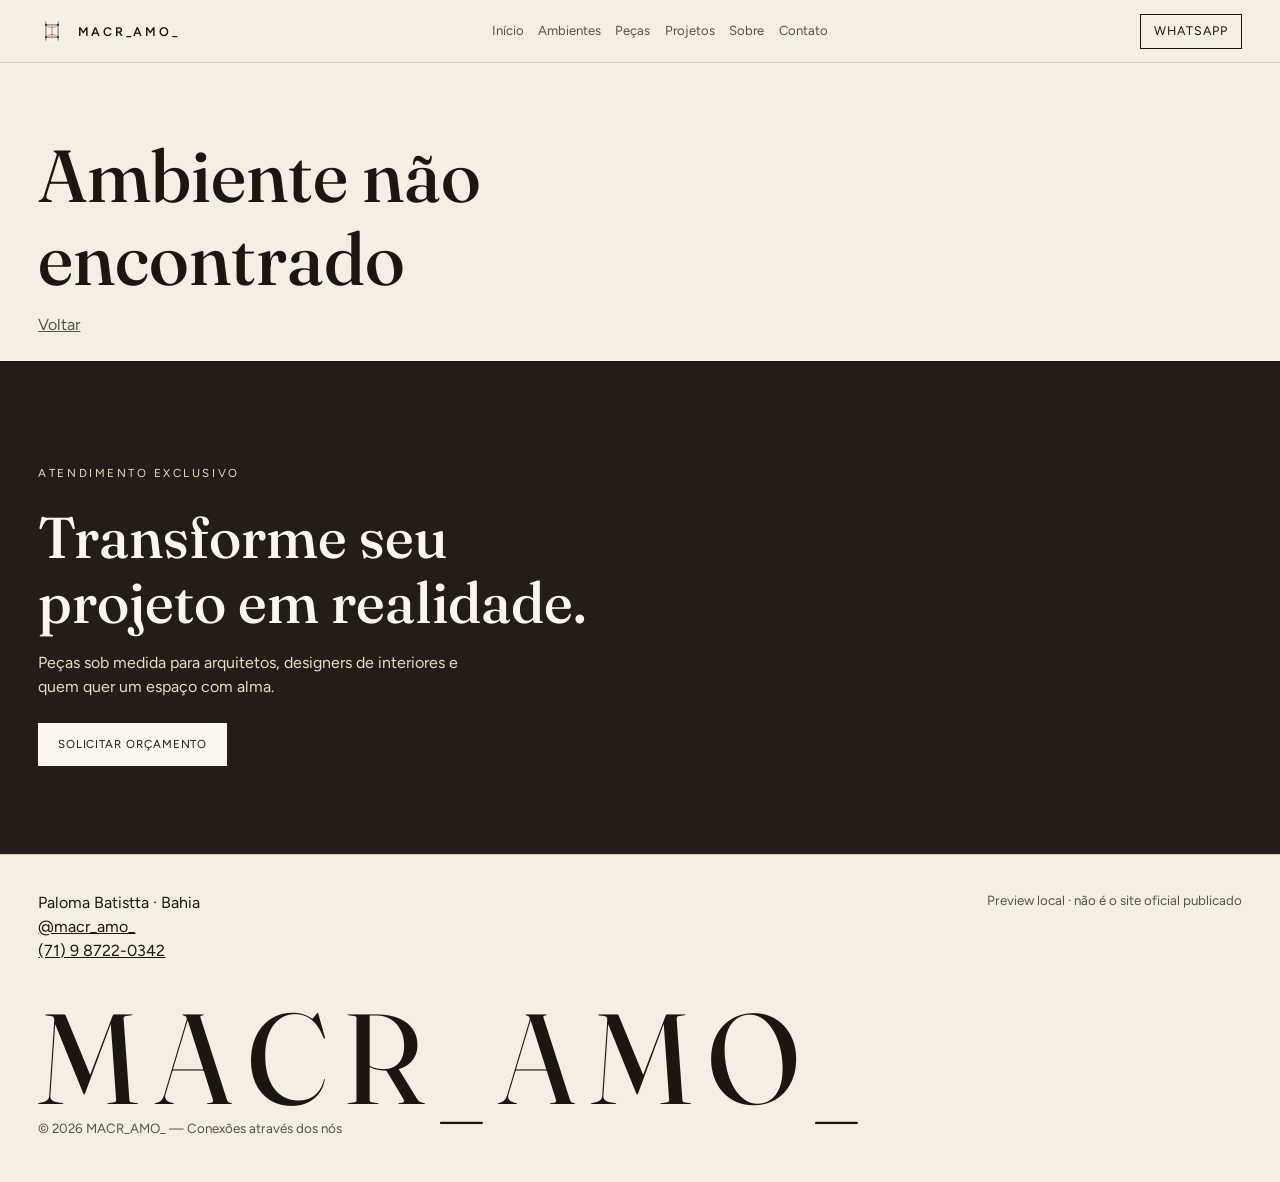
<file: ambiente.html>
<!doctype html>
<html lang="pt-BR">
<head>
  <meta charset="utf-8">
  <meta name="viewport" content="width=device-width, initial-scale=1">
  <title>Ambiente · MACR_AMO_</title>
  <link rel="icon" href="assets/brand/mark.svg">
  <link rel="preconnect" href="https://fonts.googleapis.com">
  <link rel="preconnect" href="https://fonts.gstatic.com" crossorigin>
  <link href="https://fonts.googleapis.com/css2?family=Figtree:wght@400;500;600&family=Fraunces:ital,opsz,wght@0,9..144,500;0,9..144,600;1,9..144,500&display=swap" rel="stylesheet">
  <link rel="stylesheet" href="css/main.css">
</head>
<body data-page="ambiente">
  <div id="app"></div>
  <script src="js/data.js"></script>
  <script src="js/core.js"></script>
  <script src="js/pages.js"></script>
</body>
</html>
</file>
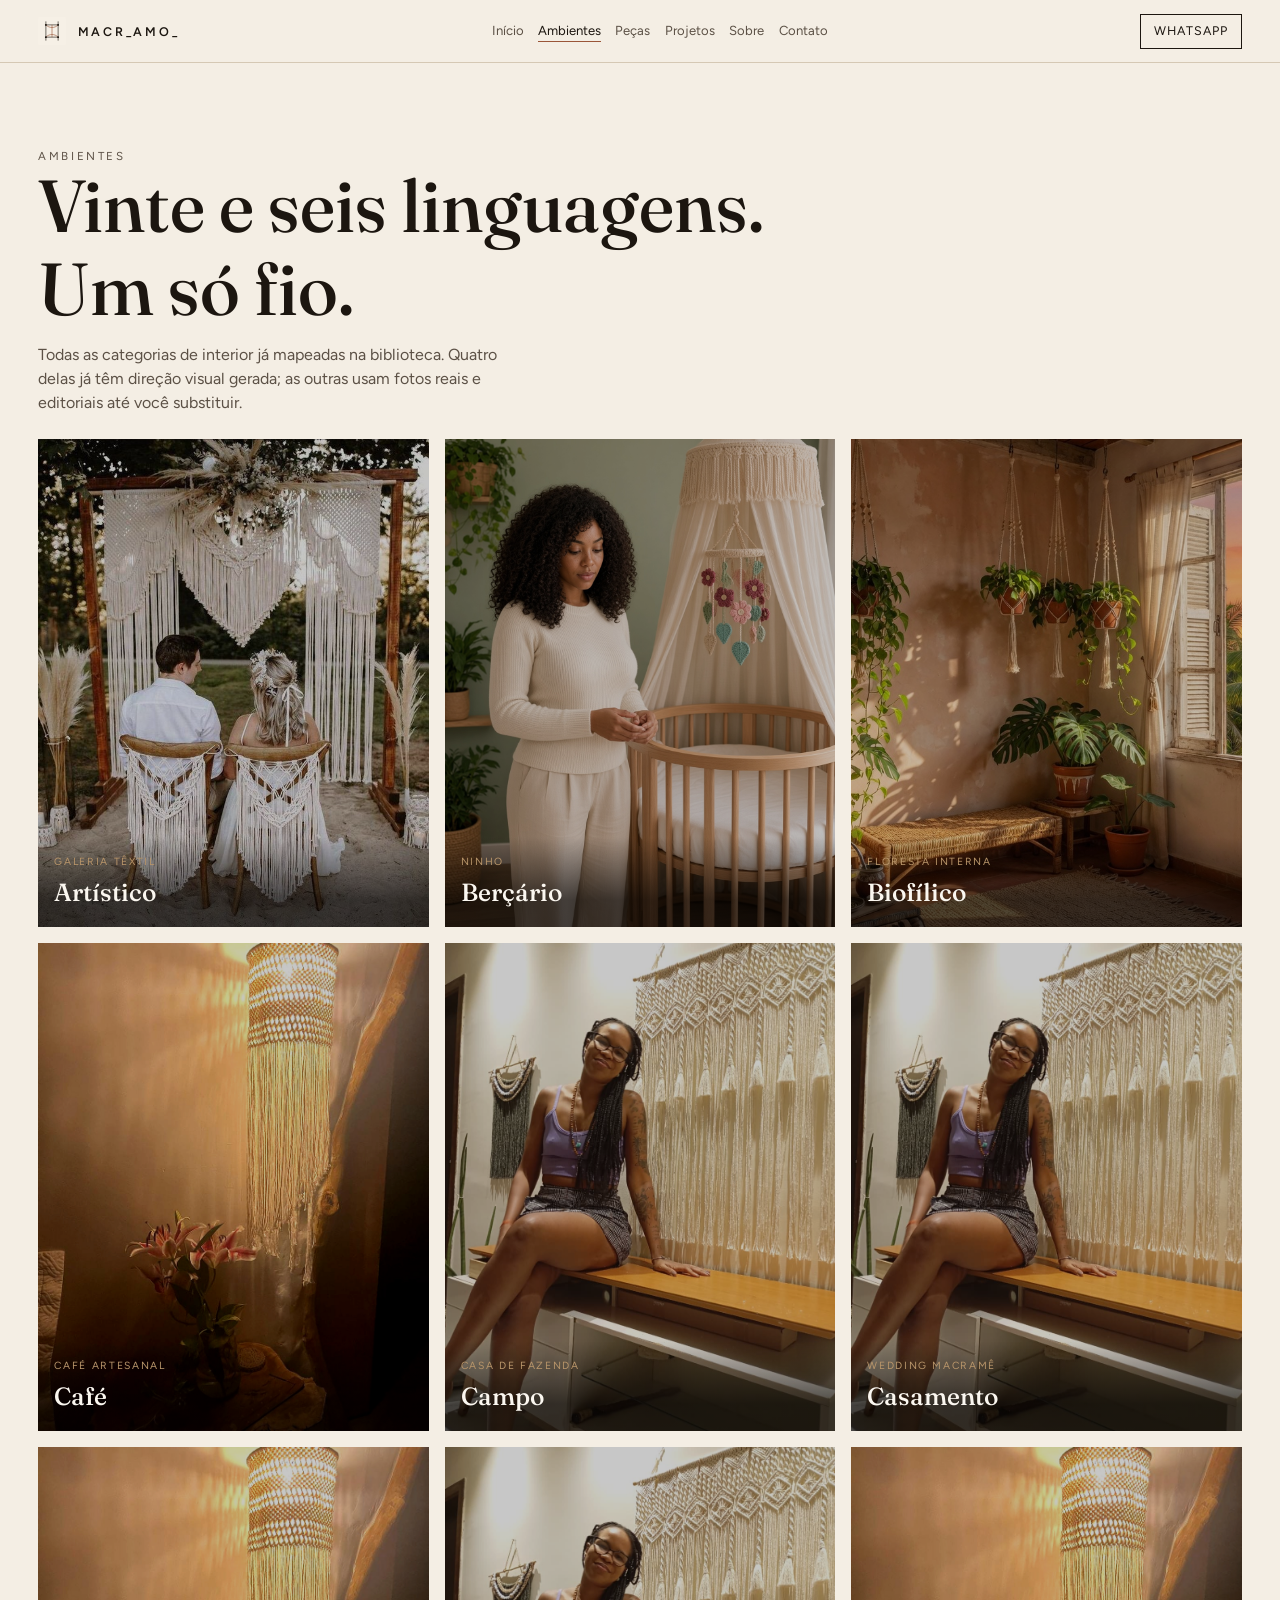
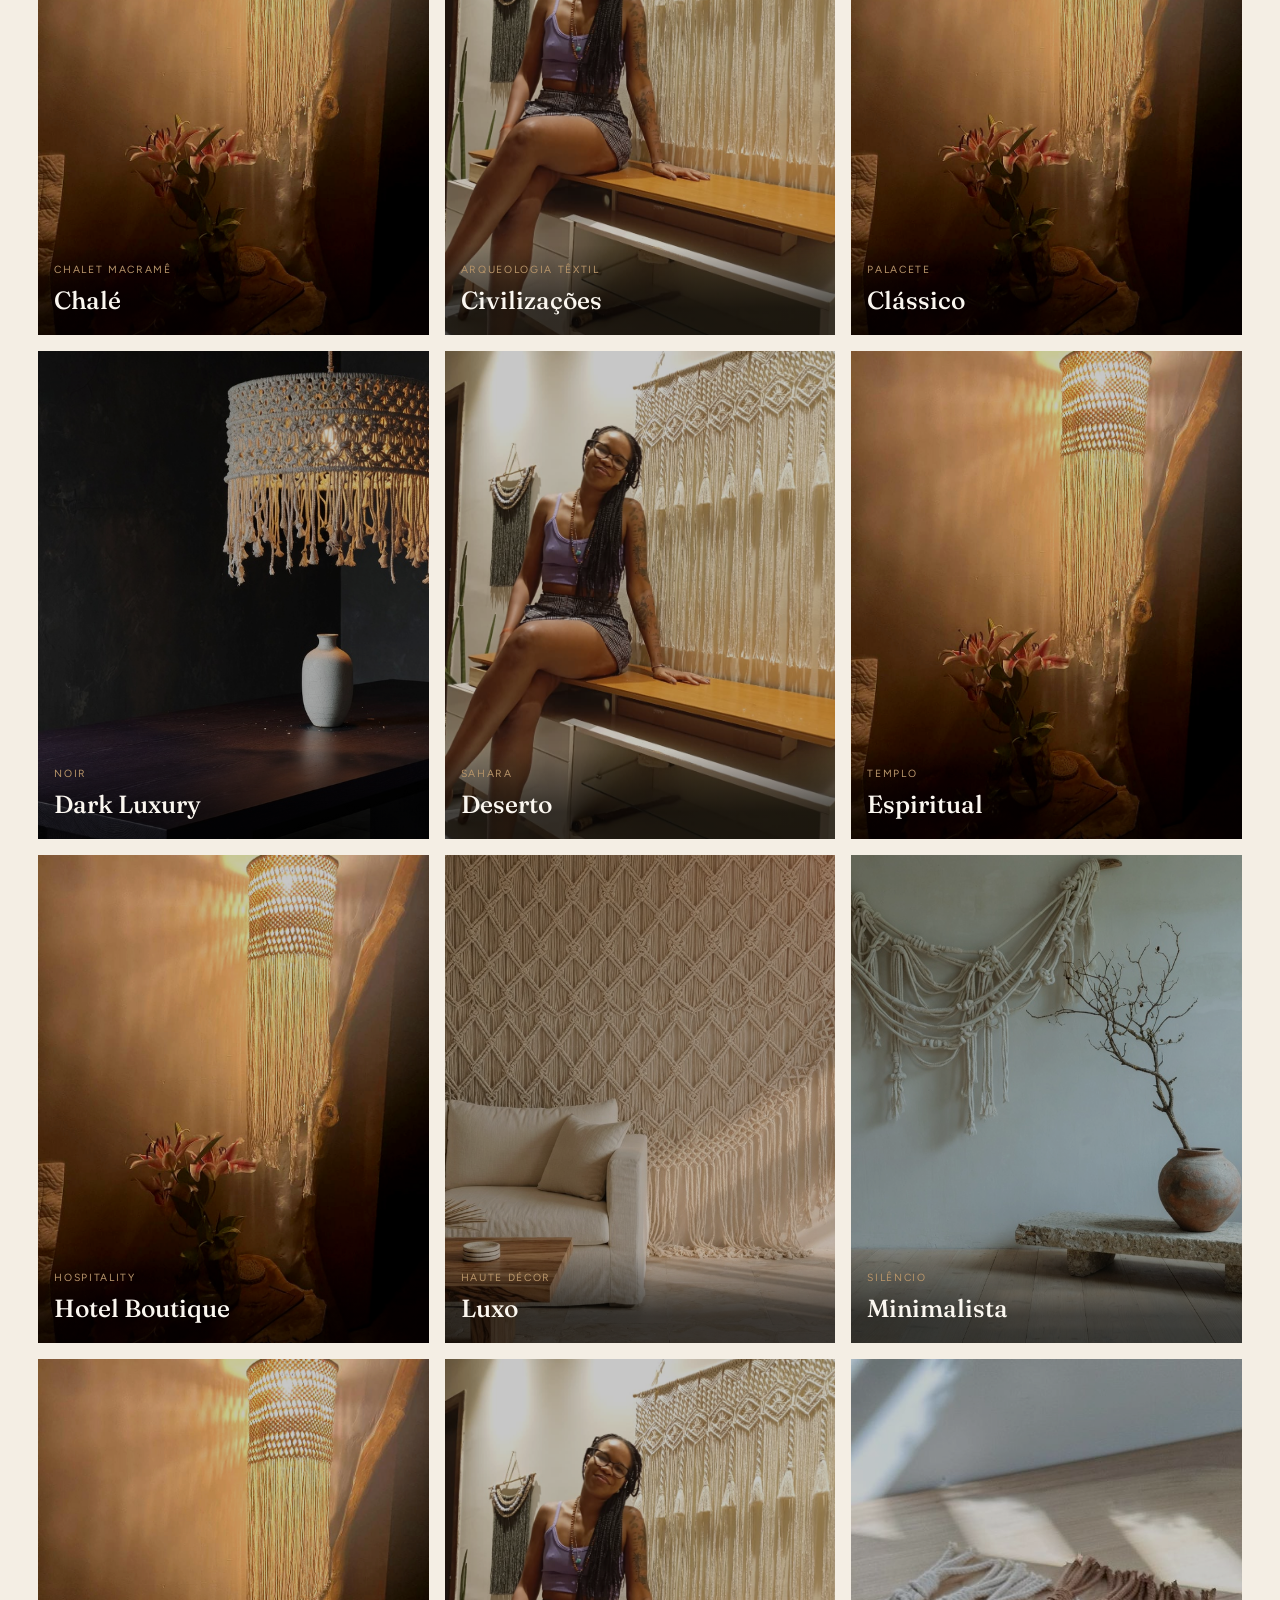
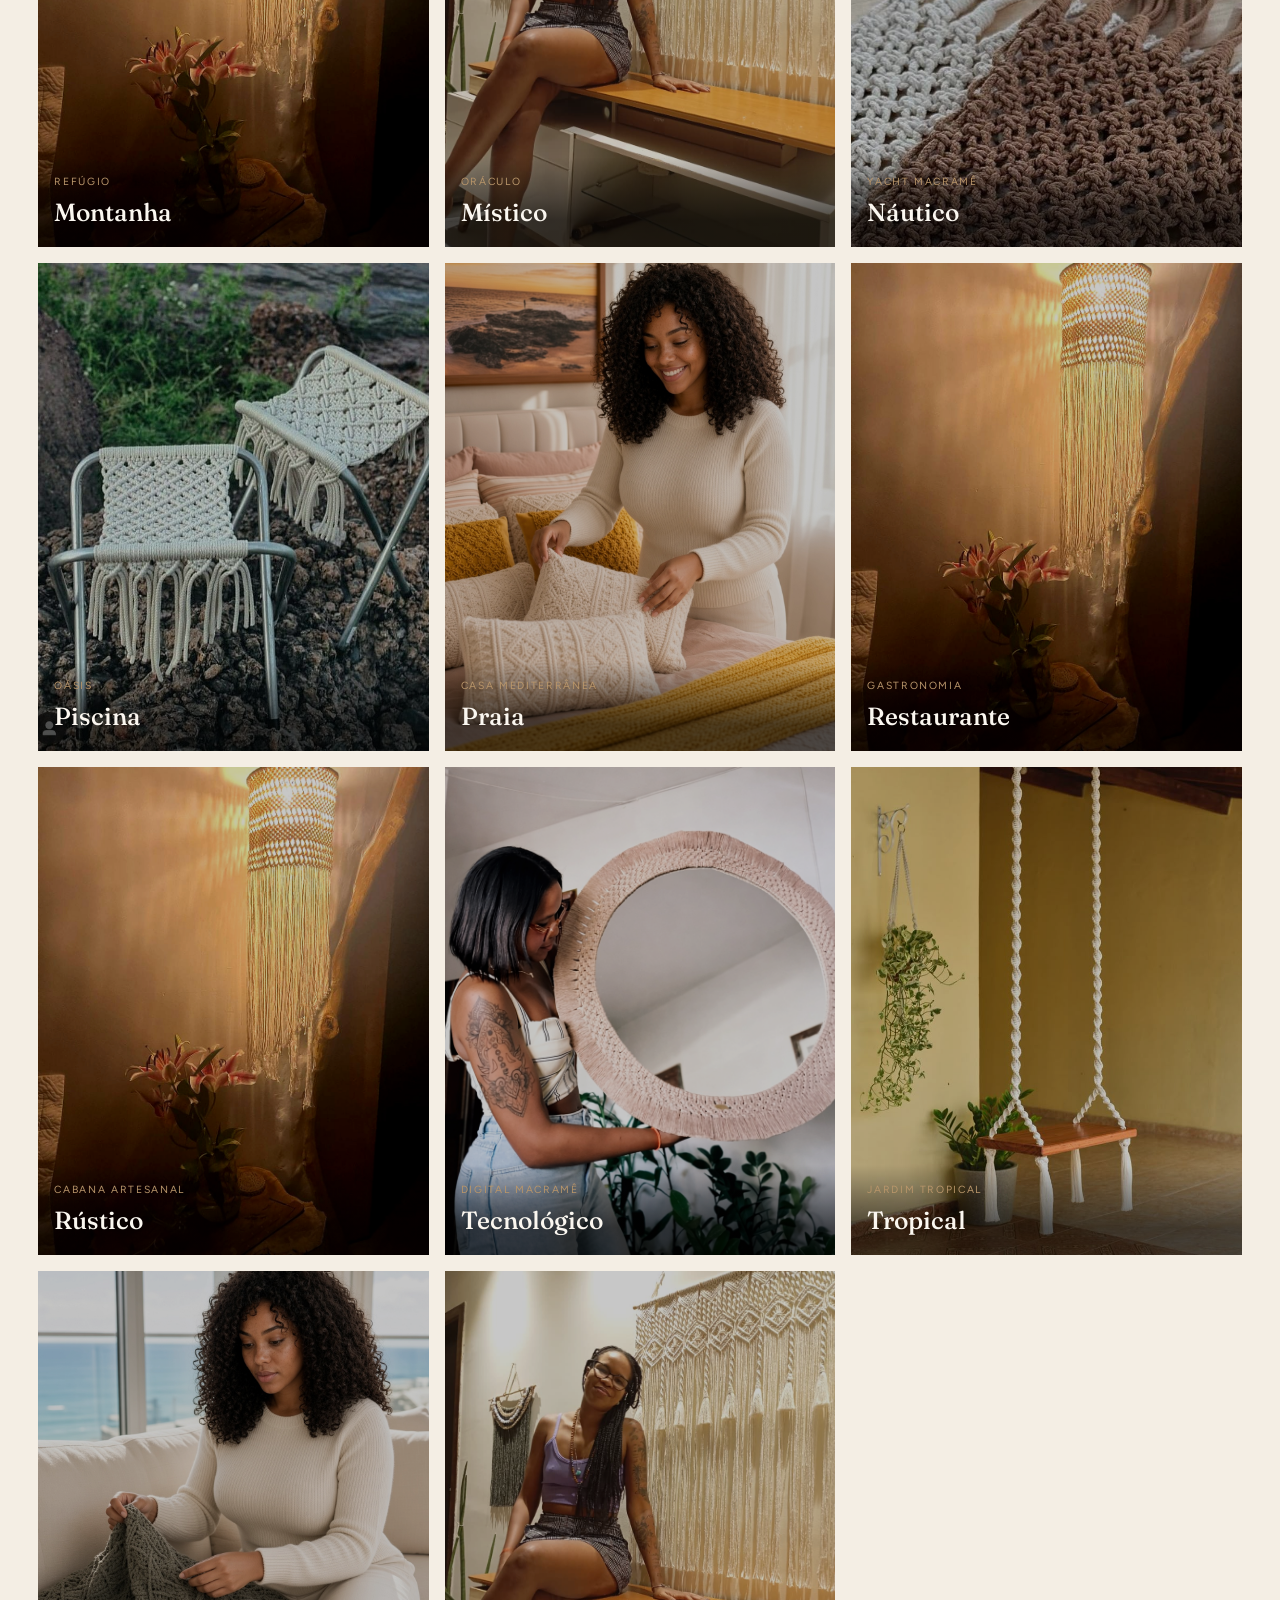
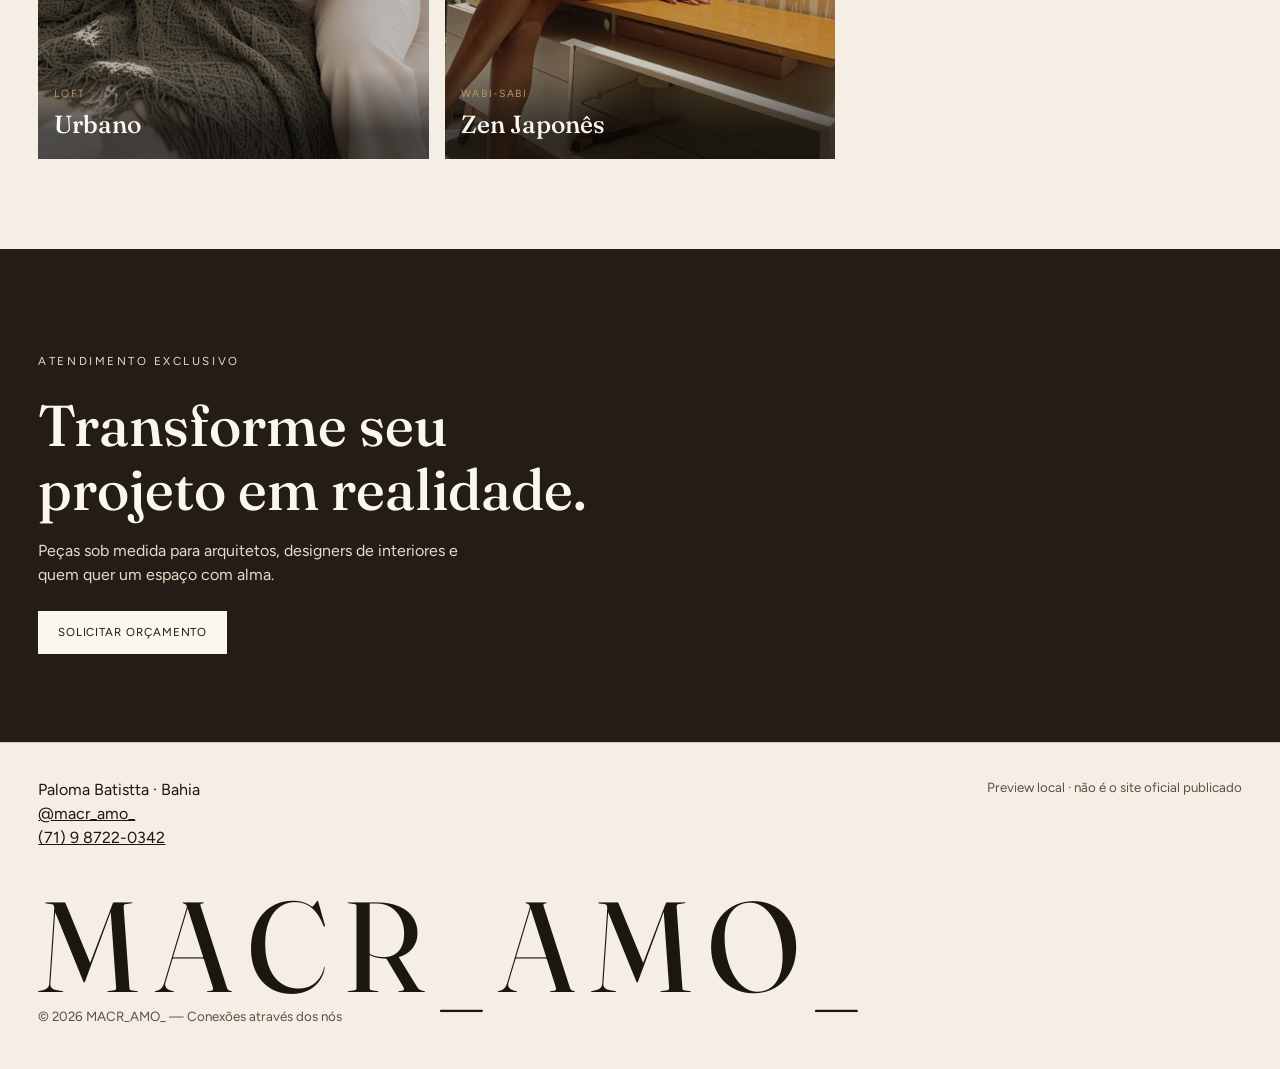
<file: ambientes.html>
<!doctype html>
<html lang="pt-BR">
<head>
  <meta charset="utf-8">
  <meta name="viewport" content="width=device-width, initial-scale=1">
  <title>Ambientes · MACR_AMO_</title>
  <link rel="icon" href="assets/brand/mark.svg">
  <link rel="preconnect" href="https://fonts.googleapis.com">
  <link rel="preconnect" href="https://fonts.gstatic.com" crossorigin>
  <link href="https://fonts.googleapis.com/css2?family=Figtree:wght@400;500;600&family=Fraunces:ital,opsz,wght@0,9..144,500;0,9..144,600;1,9..144,500&display=swap" rel="stylesheet">
  <link rel="stylesheet" href="css/main.css">
</head>
<body data-page="ambientes">
  <div id="app"></div>
  <script src="js/data.js"></script>
  <script src="js/core.js"></script>
  <script src="js/pages.js"></script>
</body>
</html>
</file>
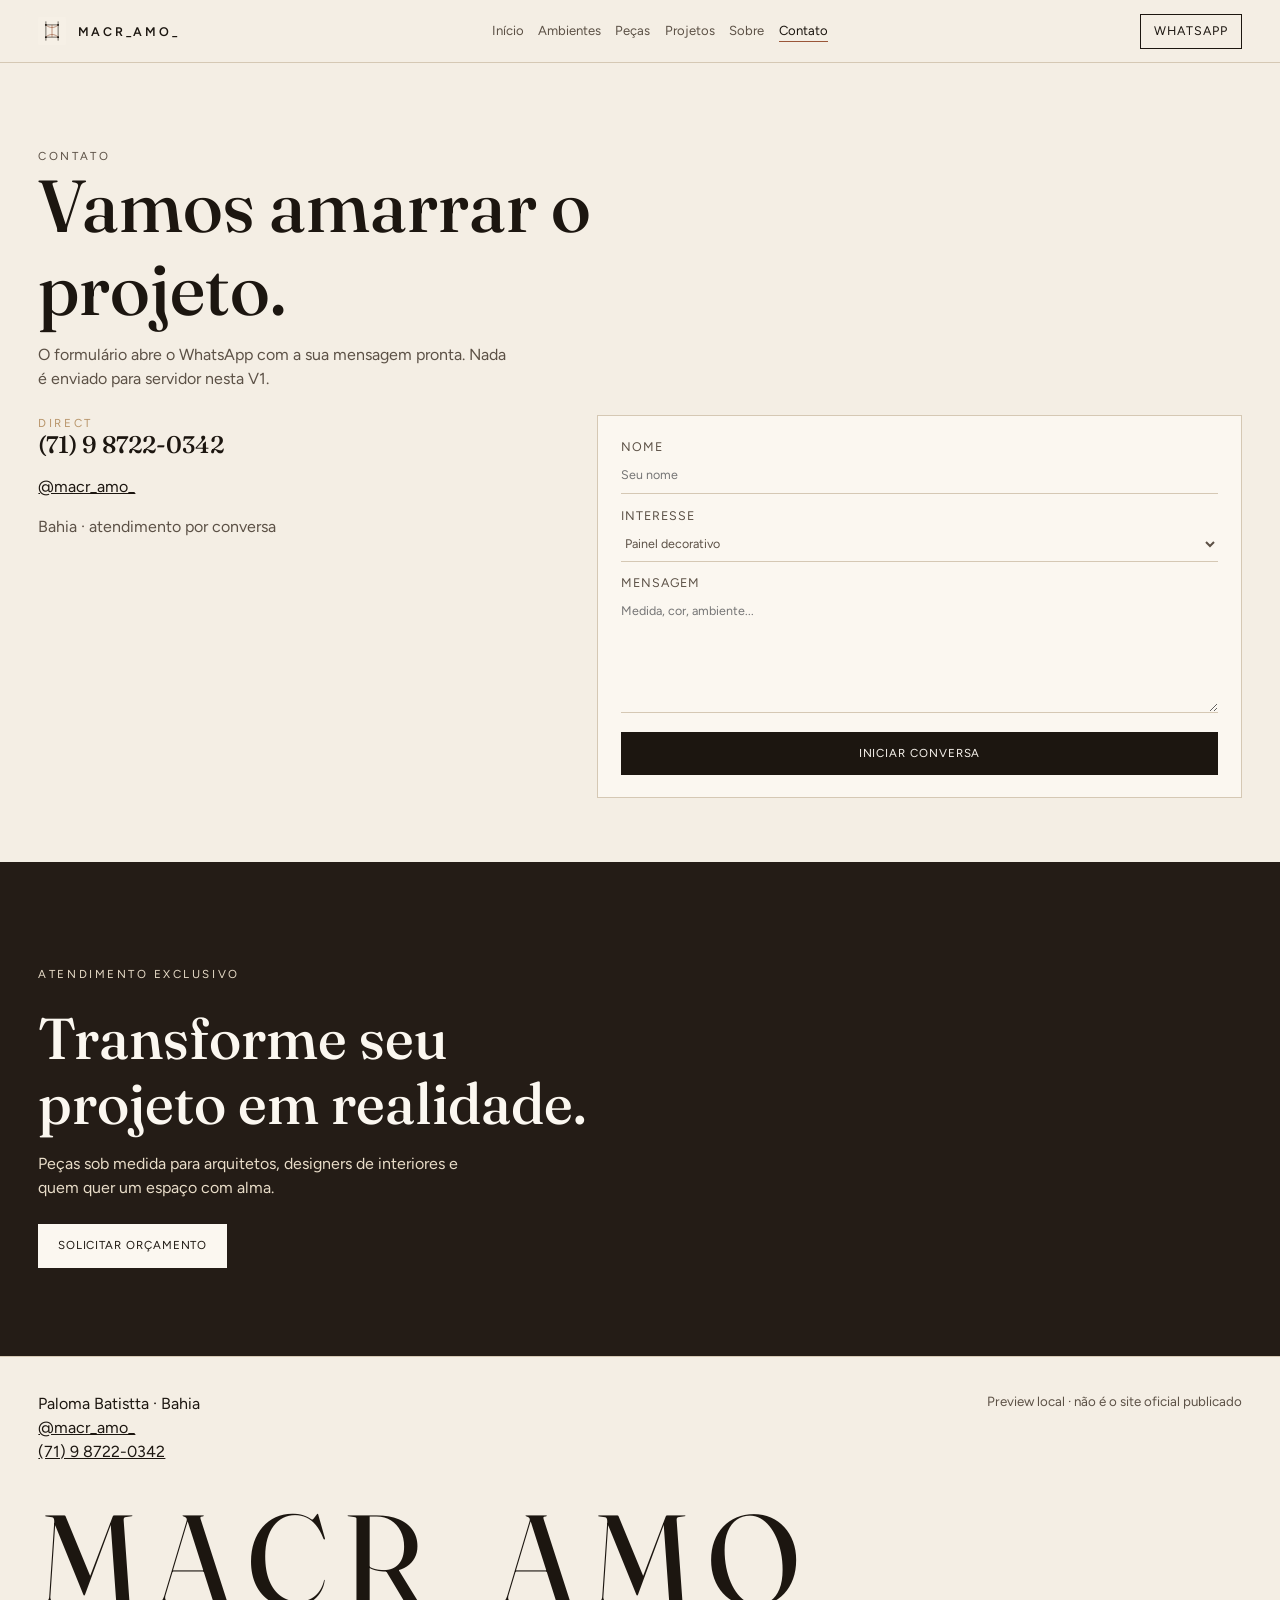
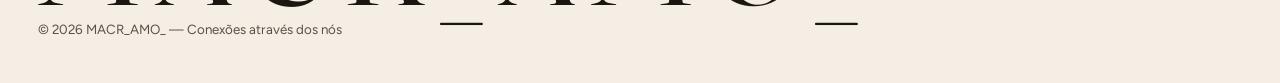
<file: contato.html>
<!doctype html>
<html lang="pt-BR">
<head>
  <meta charset="utf-8">
  <meta name="viewport" content="width=device-width, initial-scale=1">
  <title>Contato · MACR_AMO_</title>
  <link rel="icon" href="assets/brand/mark.svg">
  <link rel="preconnect" href="https://fonts.googleapis.com">
  <link rel="preconnect" href="https://fonts.gstatic.com" crossorigin>
  <link href="https://fonts.googleapis.com/css2?family=Figtree:wght@400;500;600&family=Fraunces:ital,opsz,wght@0,9..144,500;0,9..144,600;1,9..144,500&display=swap" rel="stylesheet">
  <link rel="stylesheet" href="css/main.css">
</head>
<body data-page="contato">
  <div id="app"></div>
  <script src="js/data.js"></script>
  <script src="js/core.js"></script>
  <script src="js/pages.js"></script>
</body>
</html>
</file>
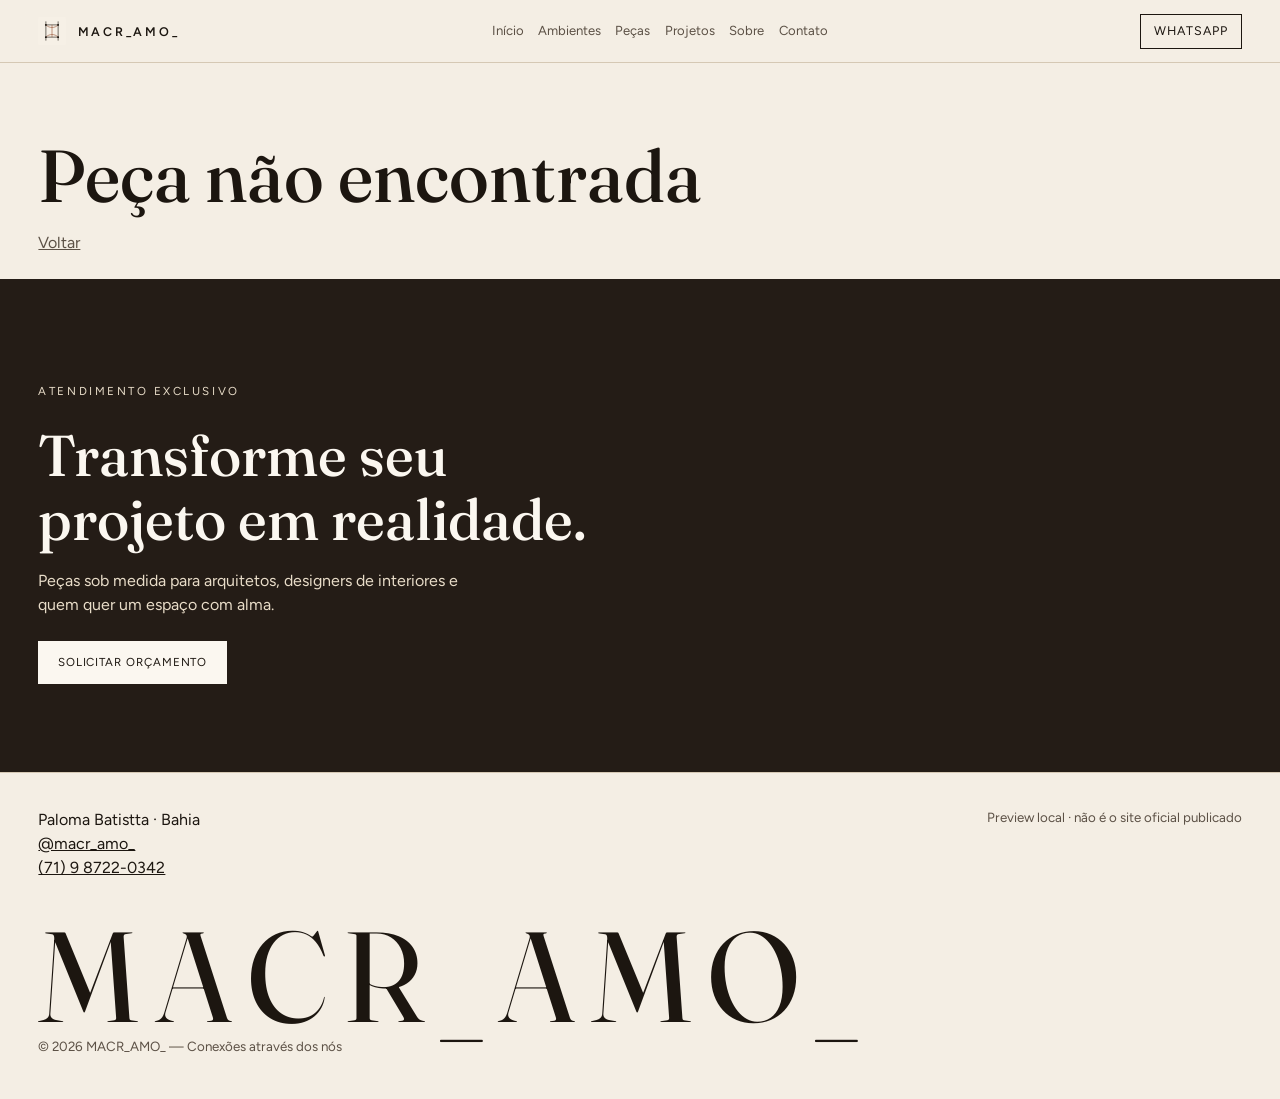
<file: peca.html>
<!doctype html>
<html lang="pt-BR">
<head>
  <meta charset="utf-8">
  <meta name="viewport" content="width=device-width, initial-scale=1">
  <title>Peça · MACR_AMO_</title>
  <link rel="icon" href="assets/brand/mark.svg">
  <link rel="preconnect" href="https://fonts.googleapis.com">
  <link rel="preconnect" href="https://fonts.gstatic.com" crossorigin>
  <link href="https://fonts.googleapis.com/css2?family=Figtree:wght@400;500;600&family=Fraunces:ital,opsz,wght@0,9..144,500;0,9..144,600;1,9..144,500&display=swap" rel="stylesheet">
  <link rel="stylesheet" href="css/main.css">
</head>
<body data-page="peca">
  <div id="app"></div>
  <script src="js/data.js"></script>
  <script src="js/core.js"></script>
  <script src="js/pages.js"></script>
</body>
</html>
</file>
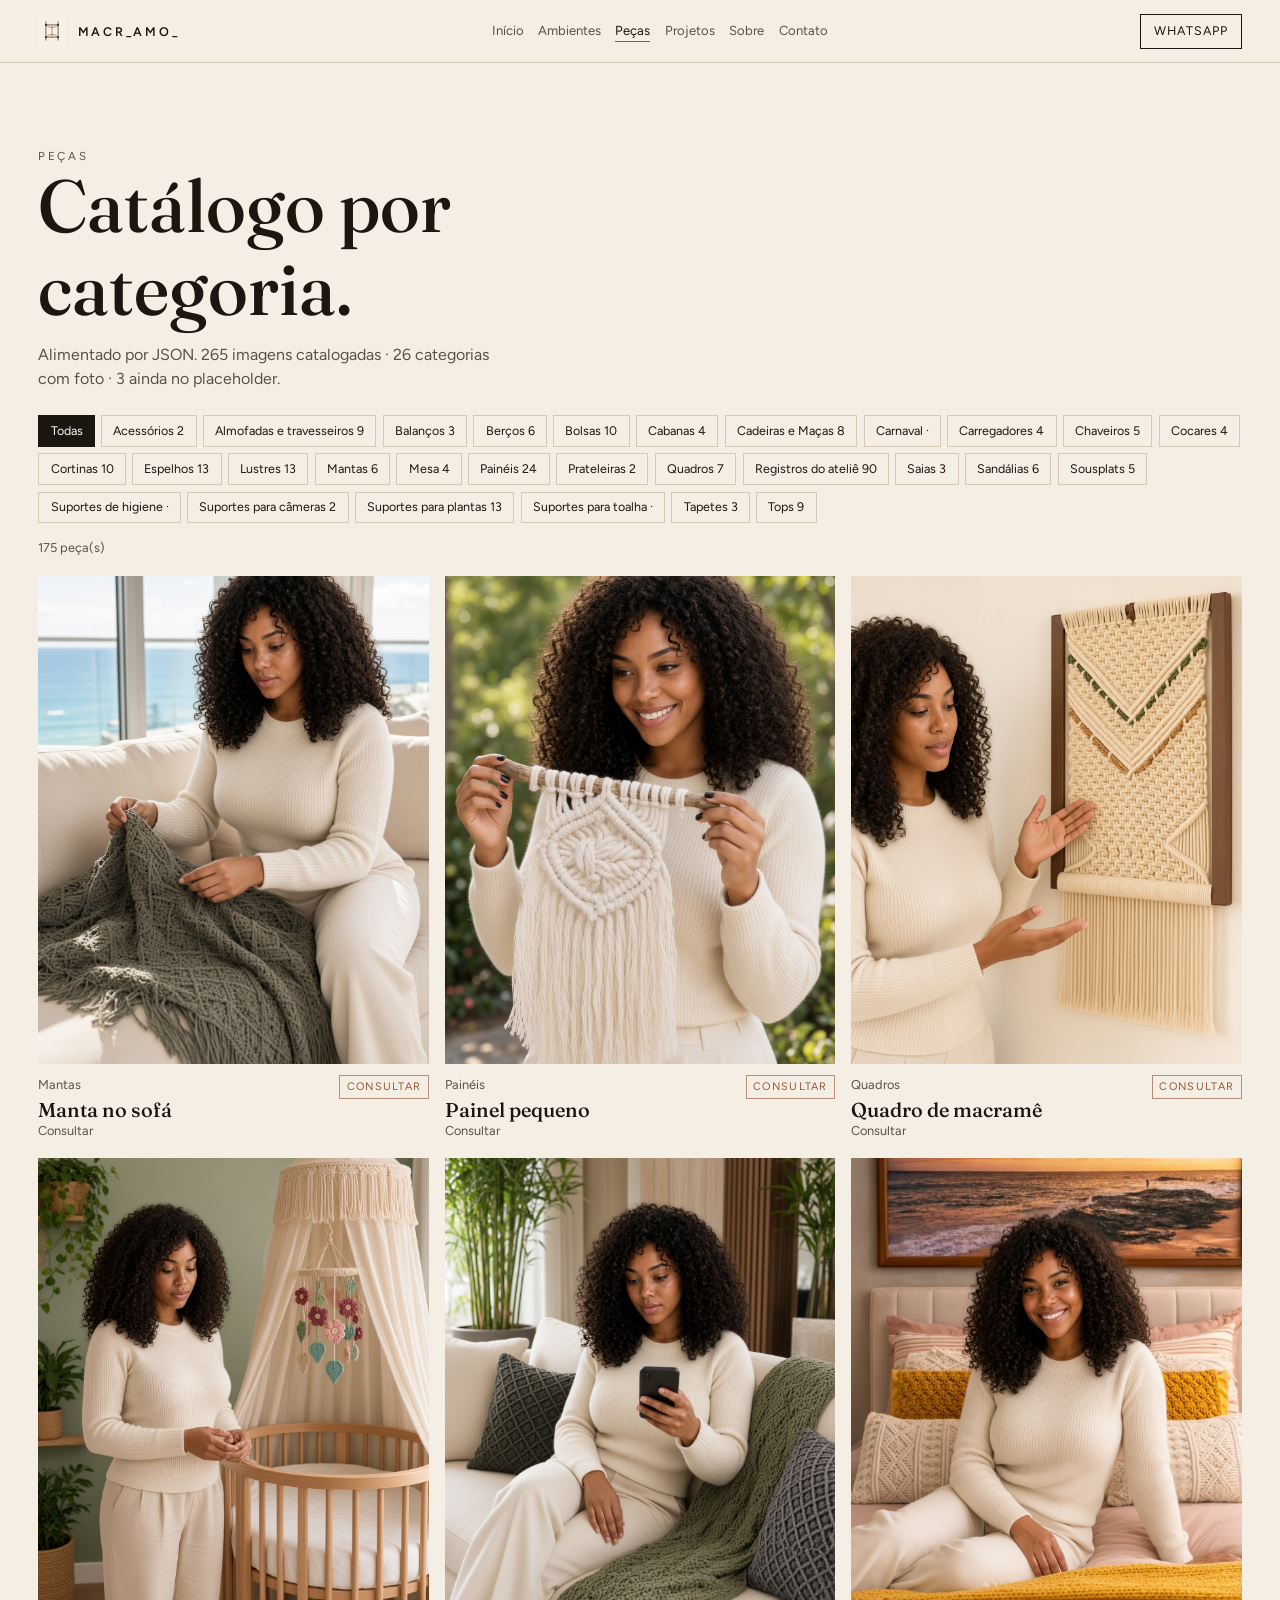
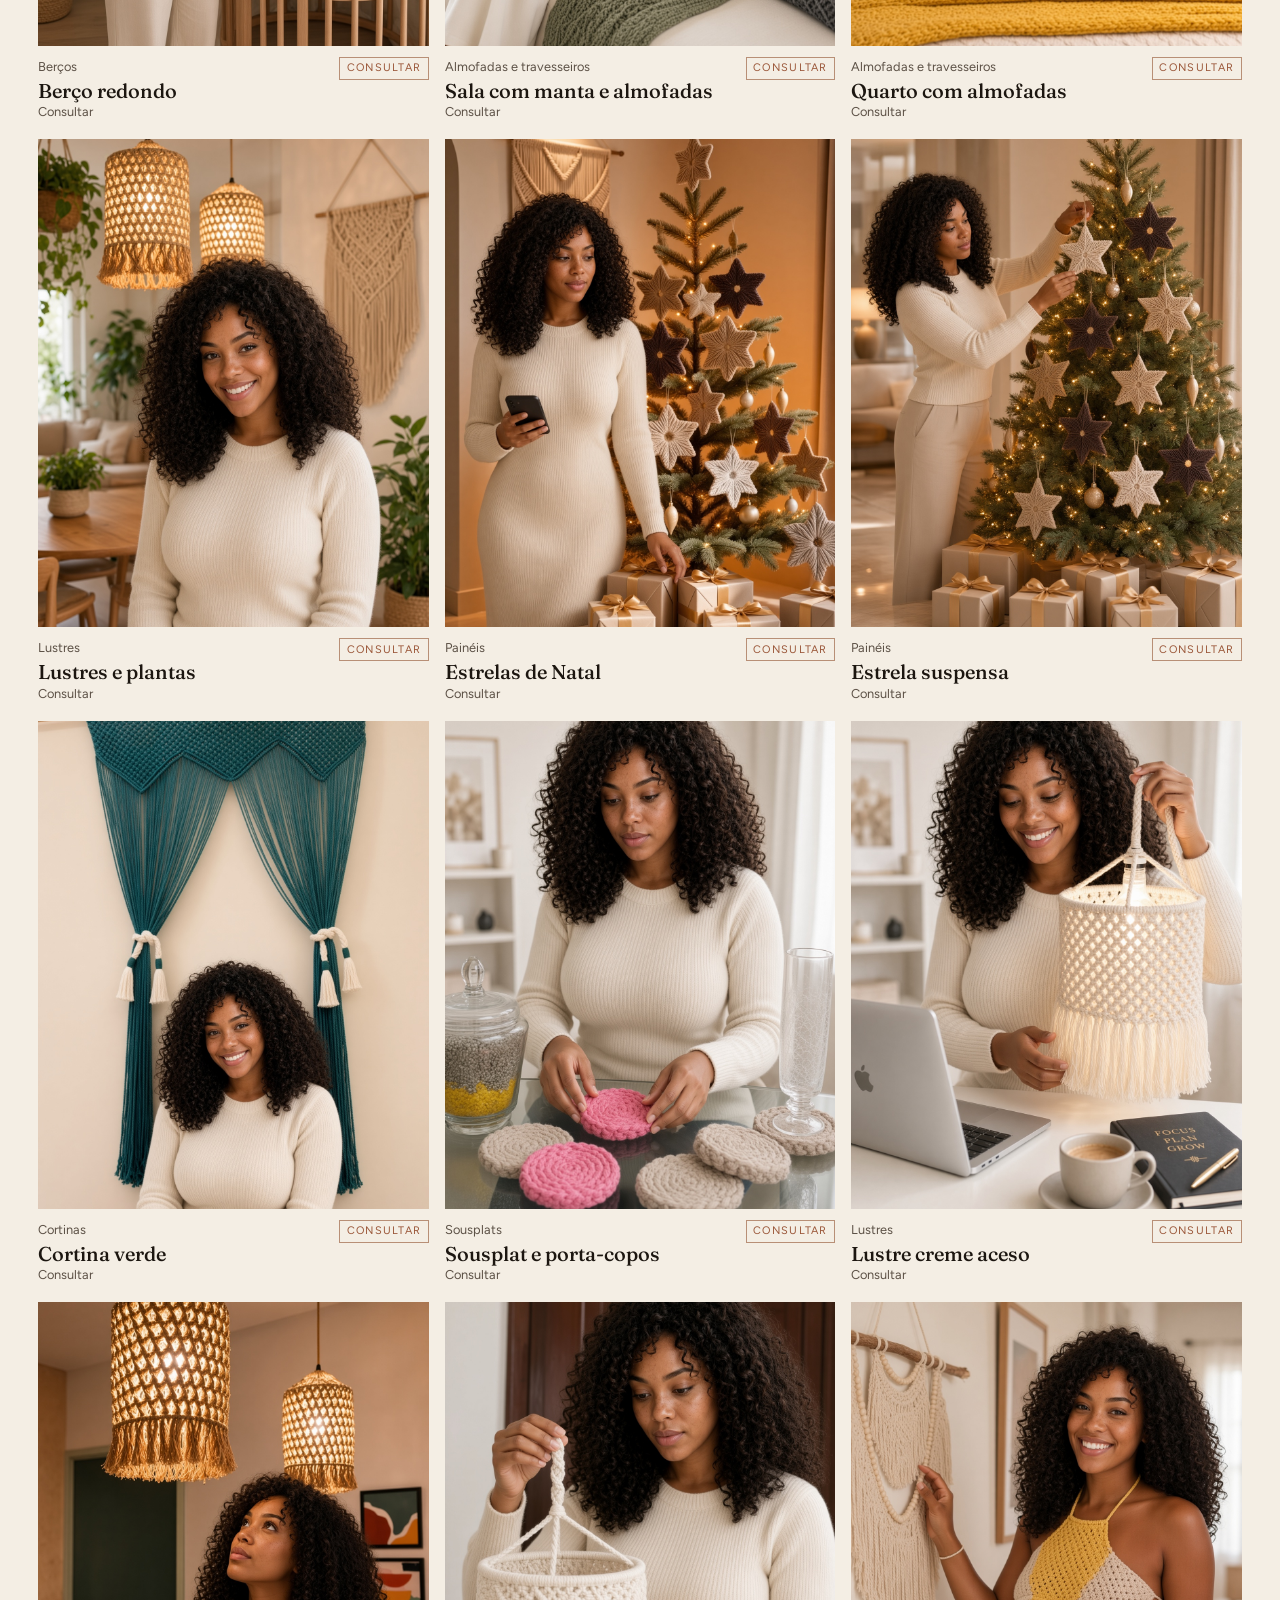
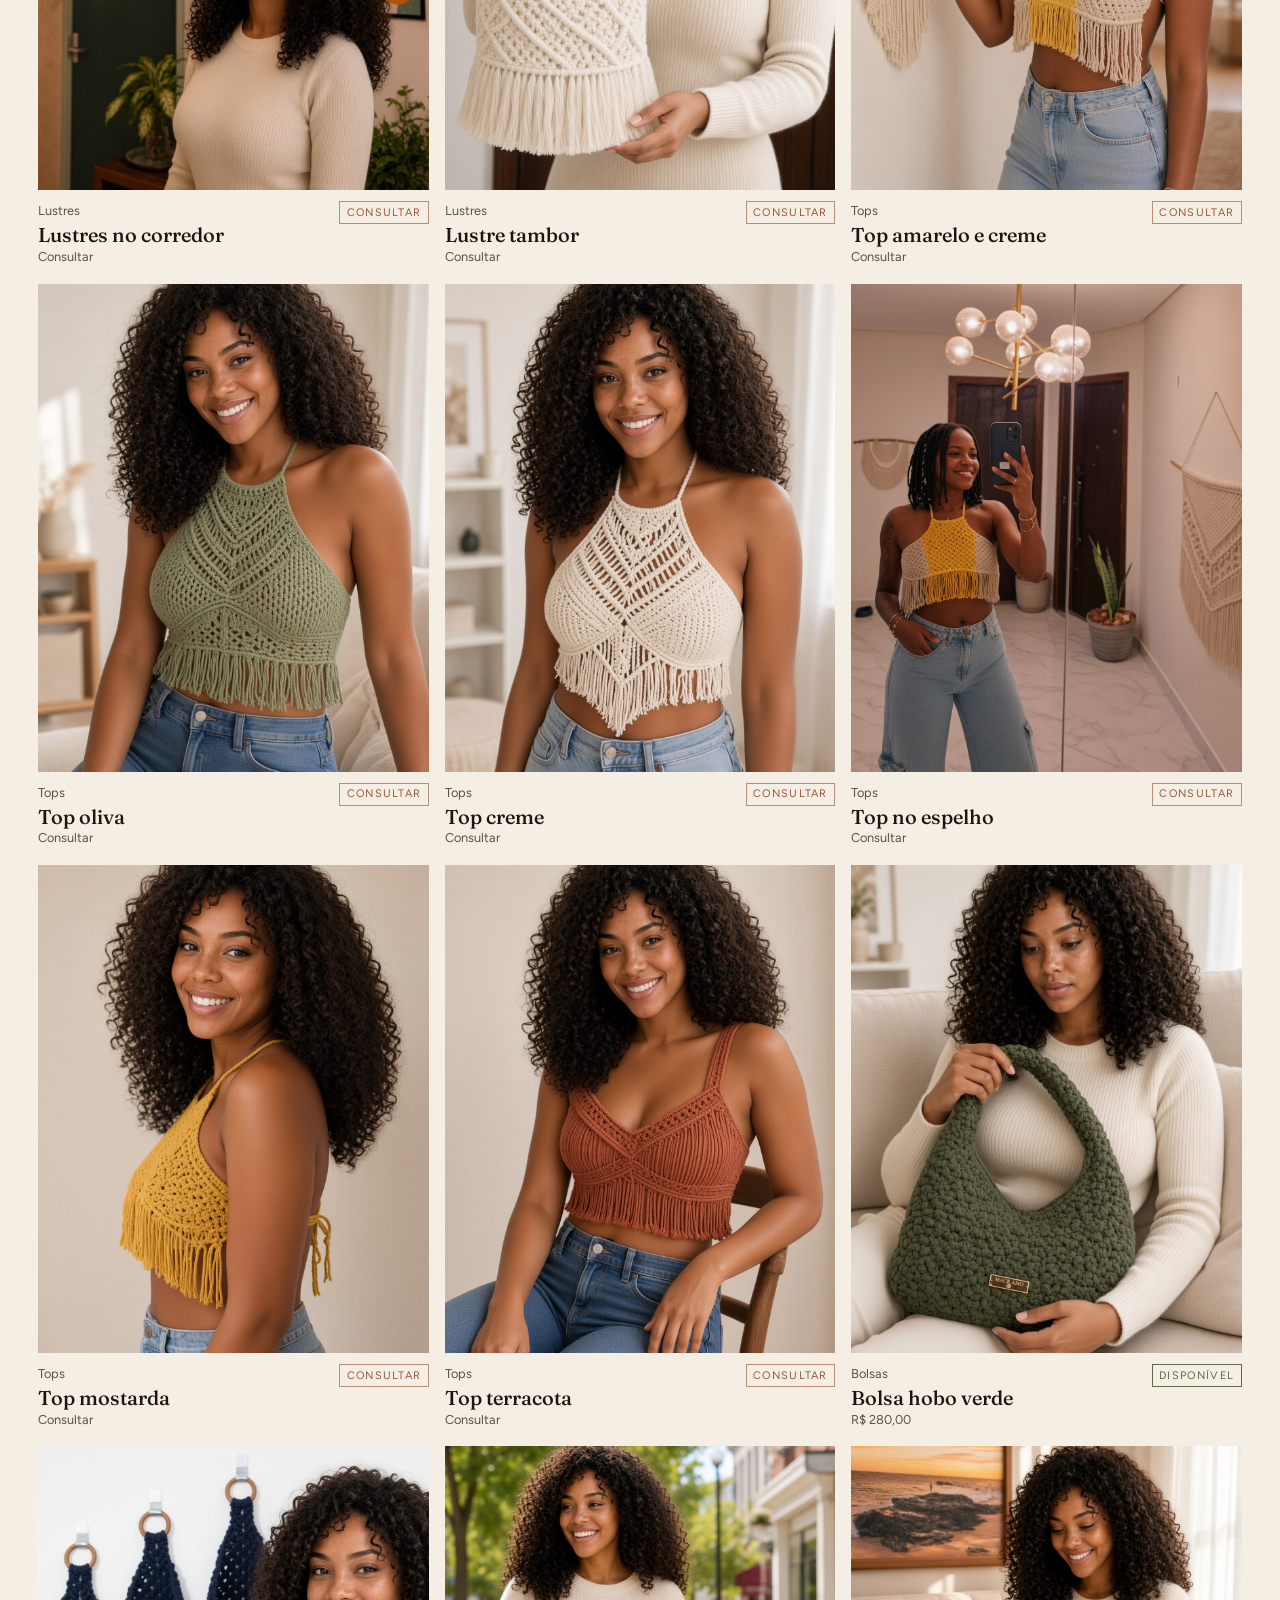
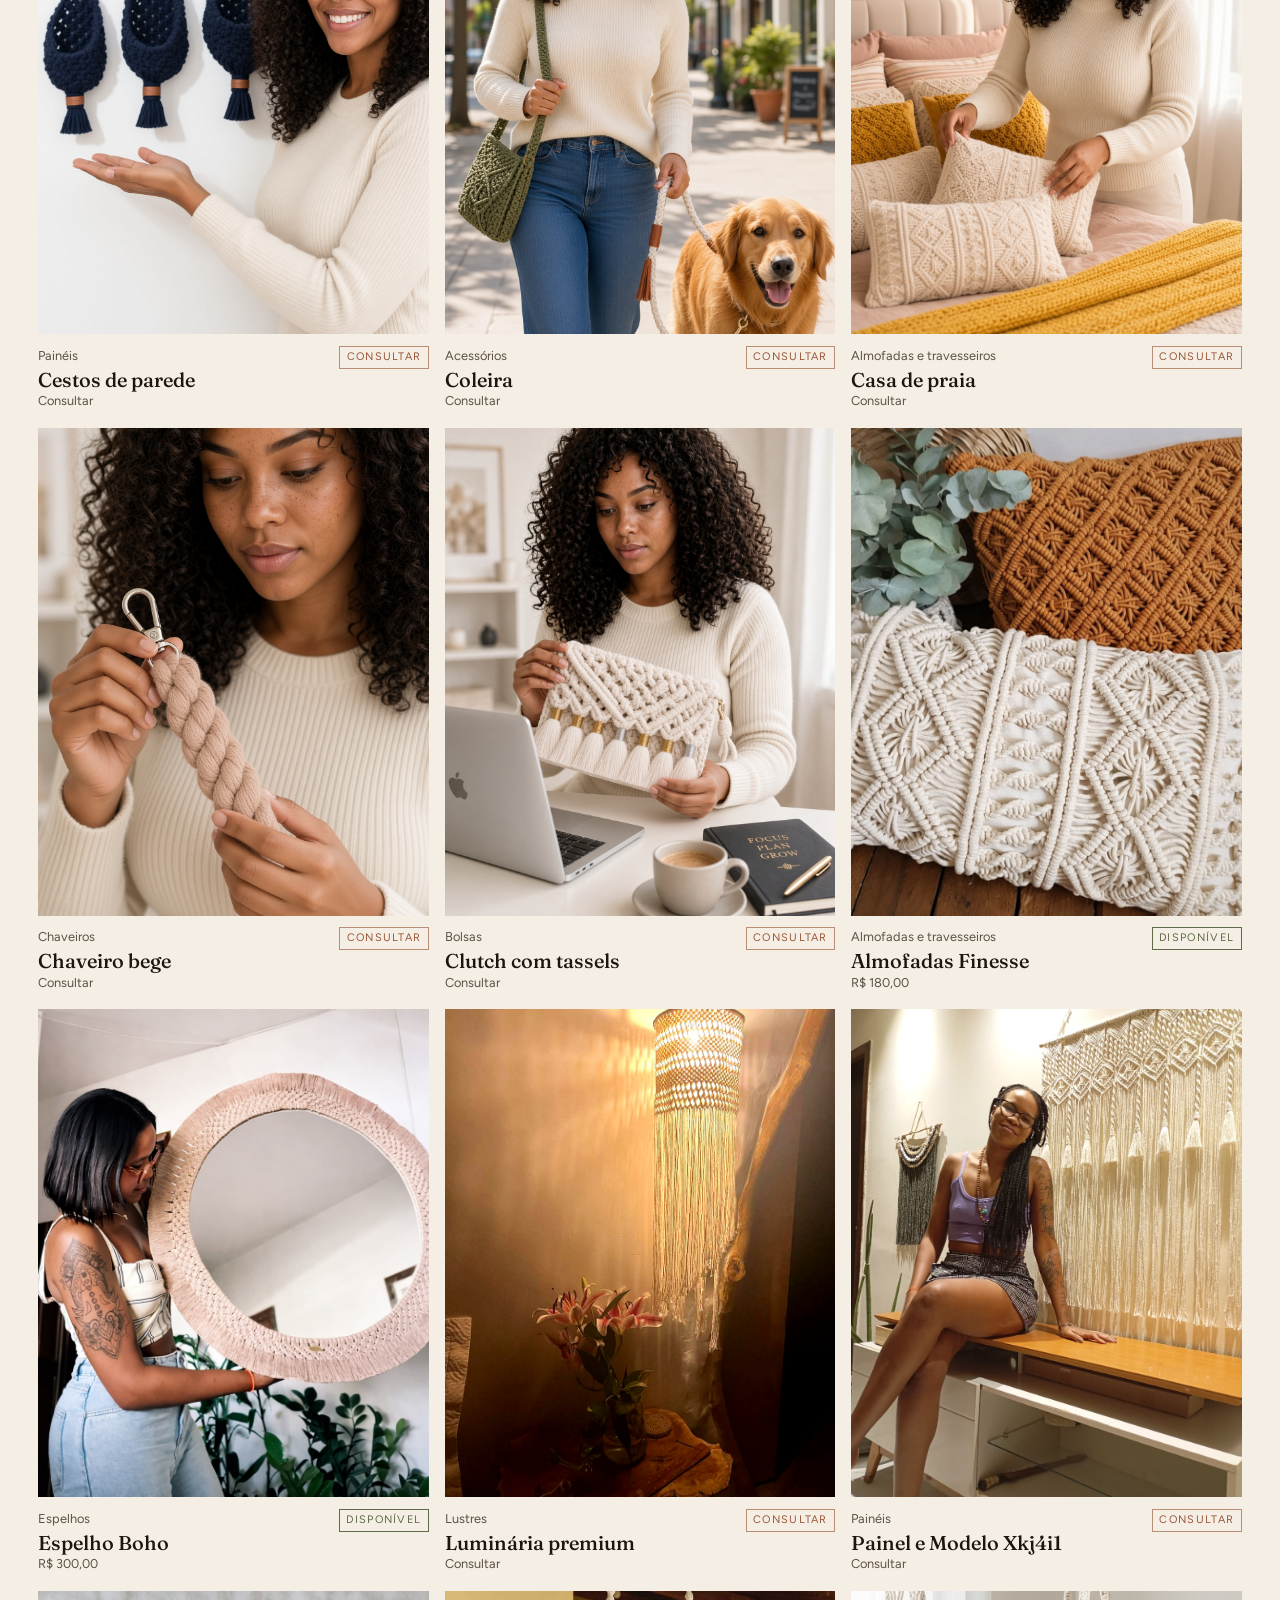
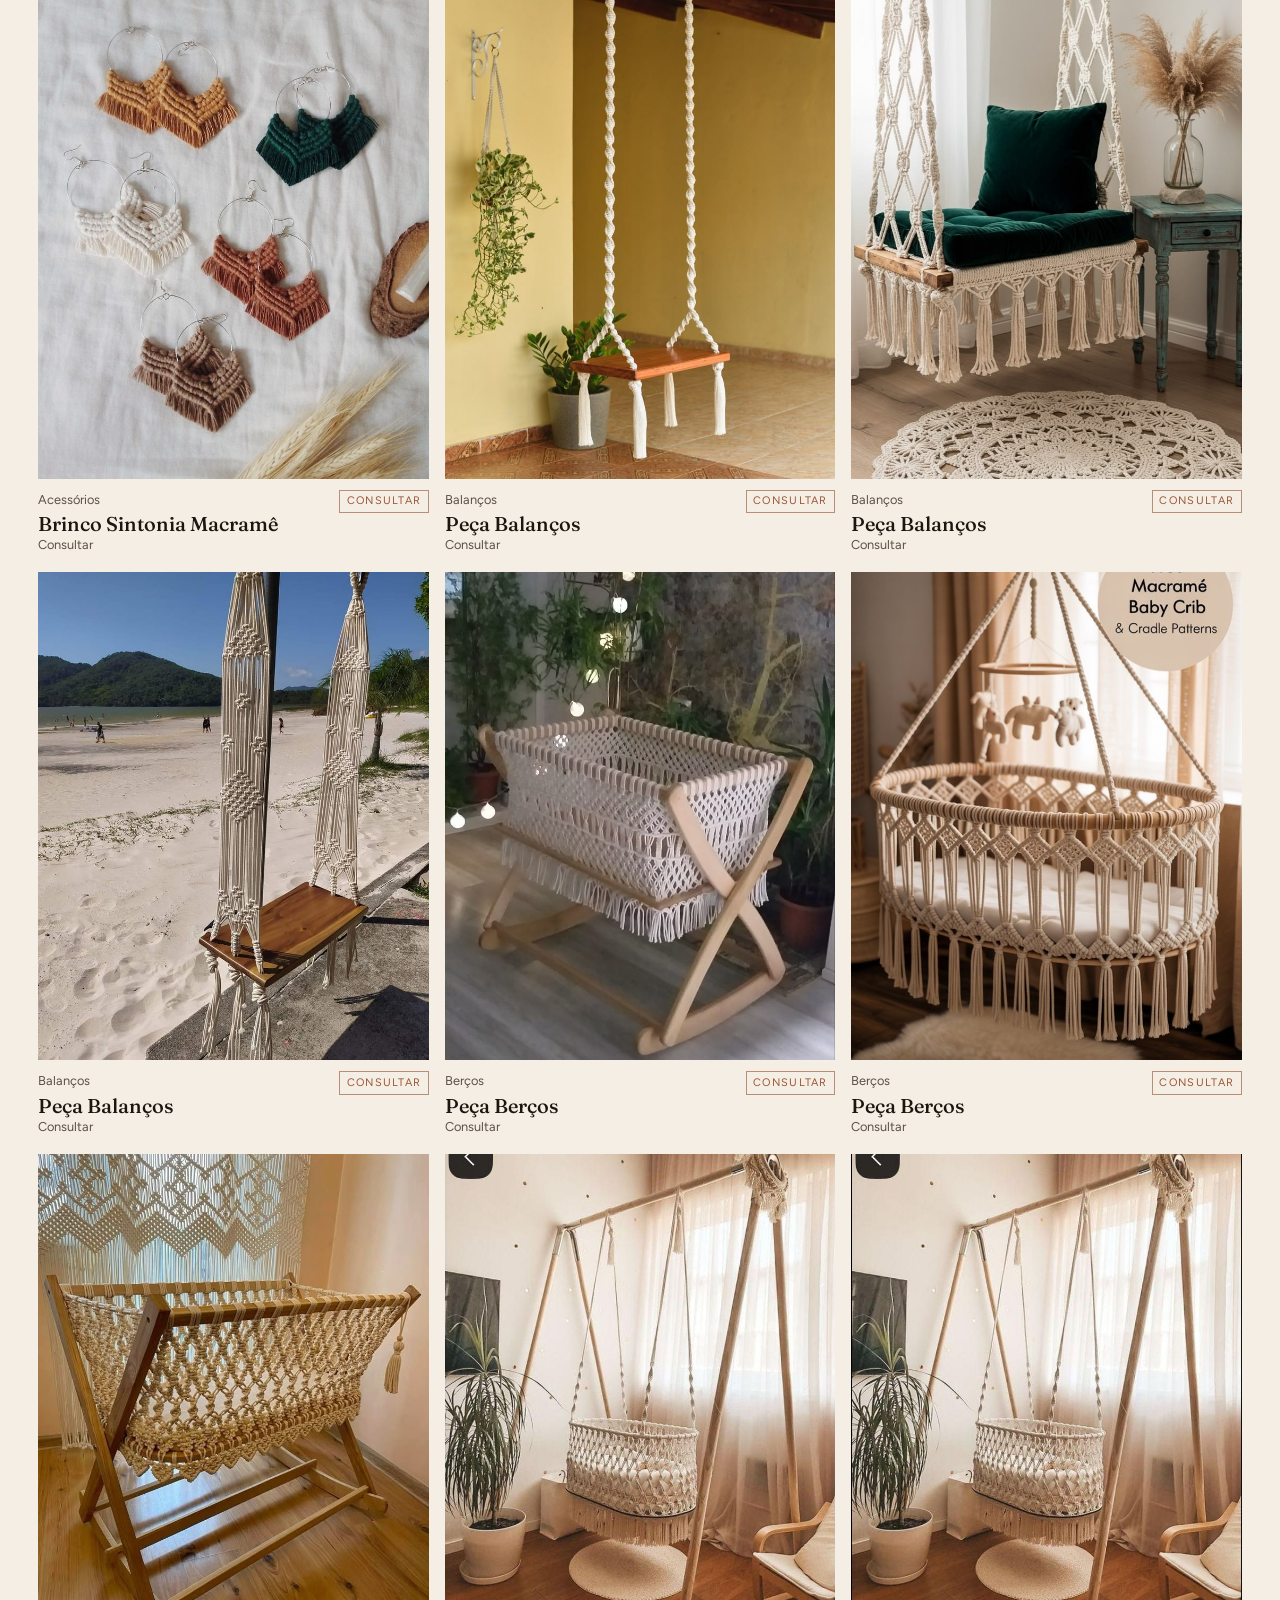
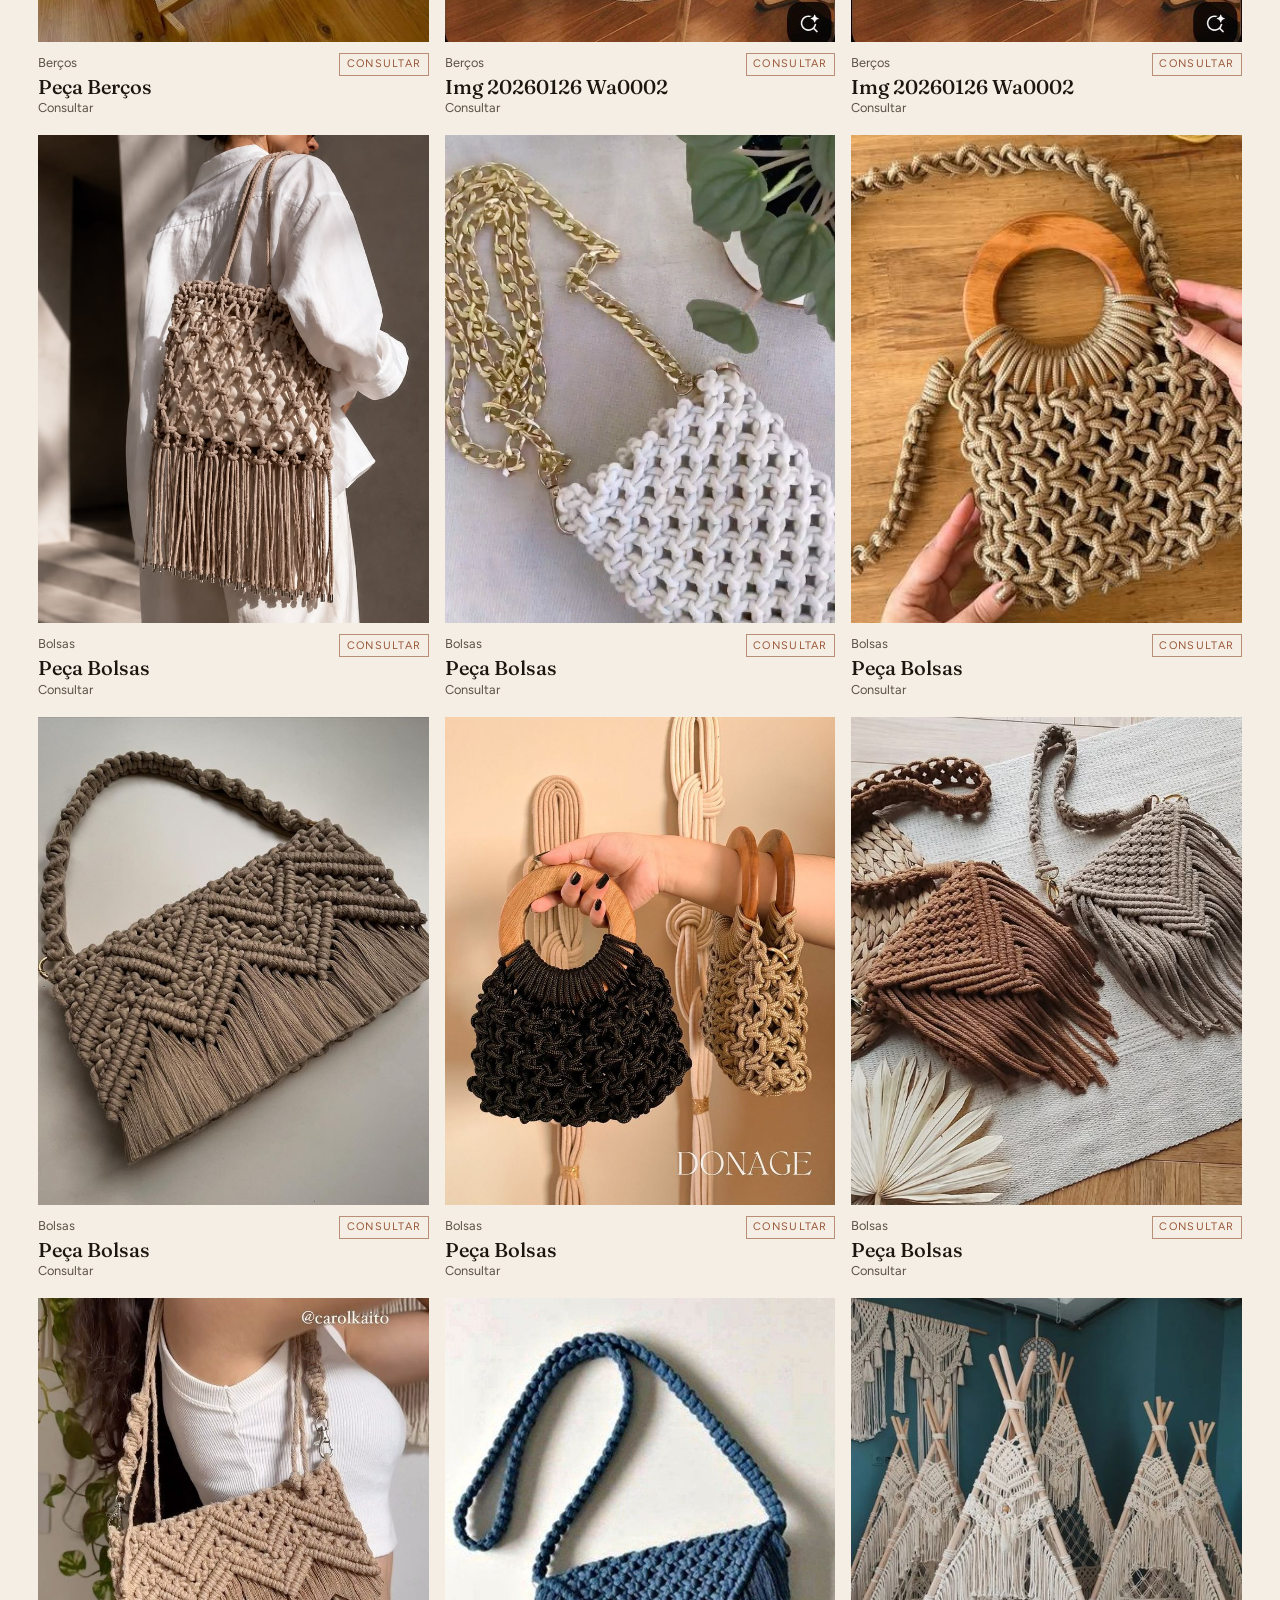
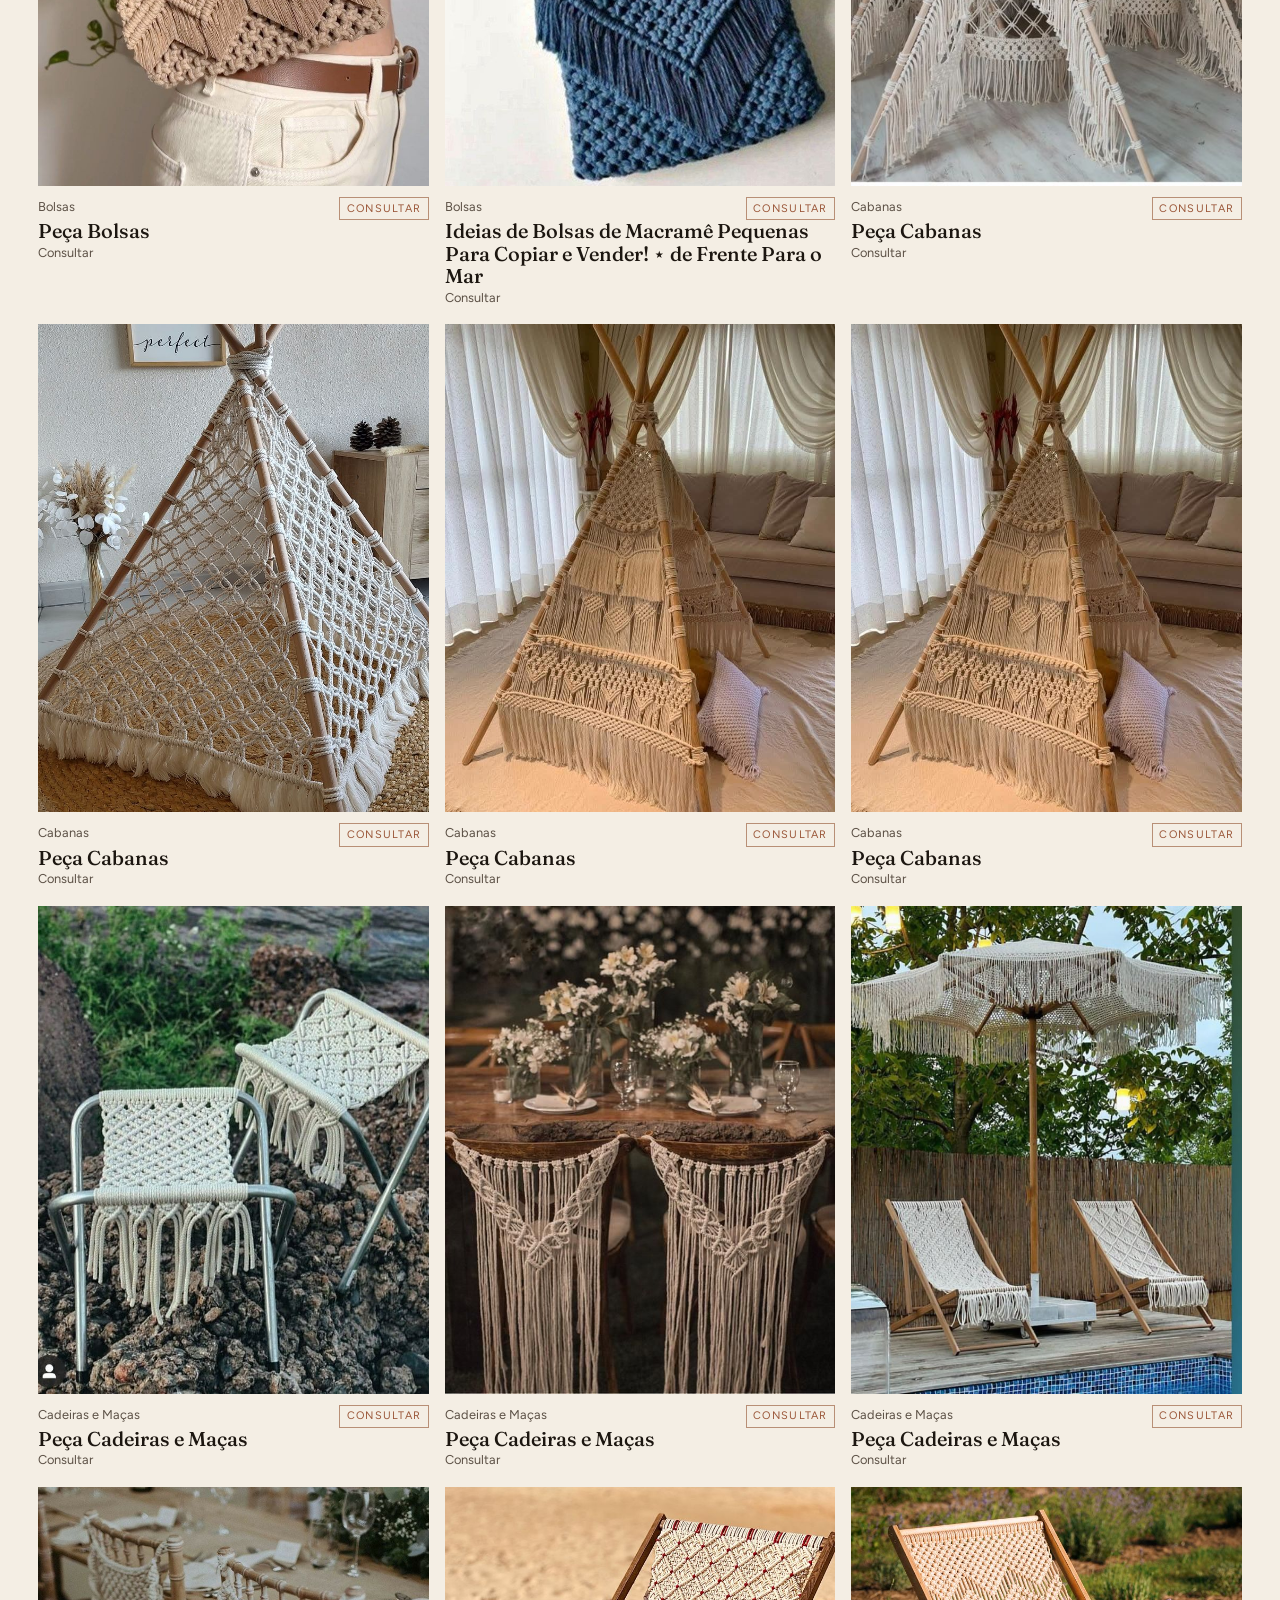
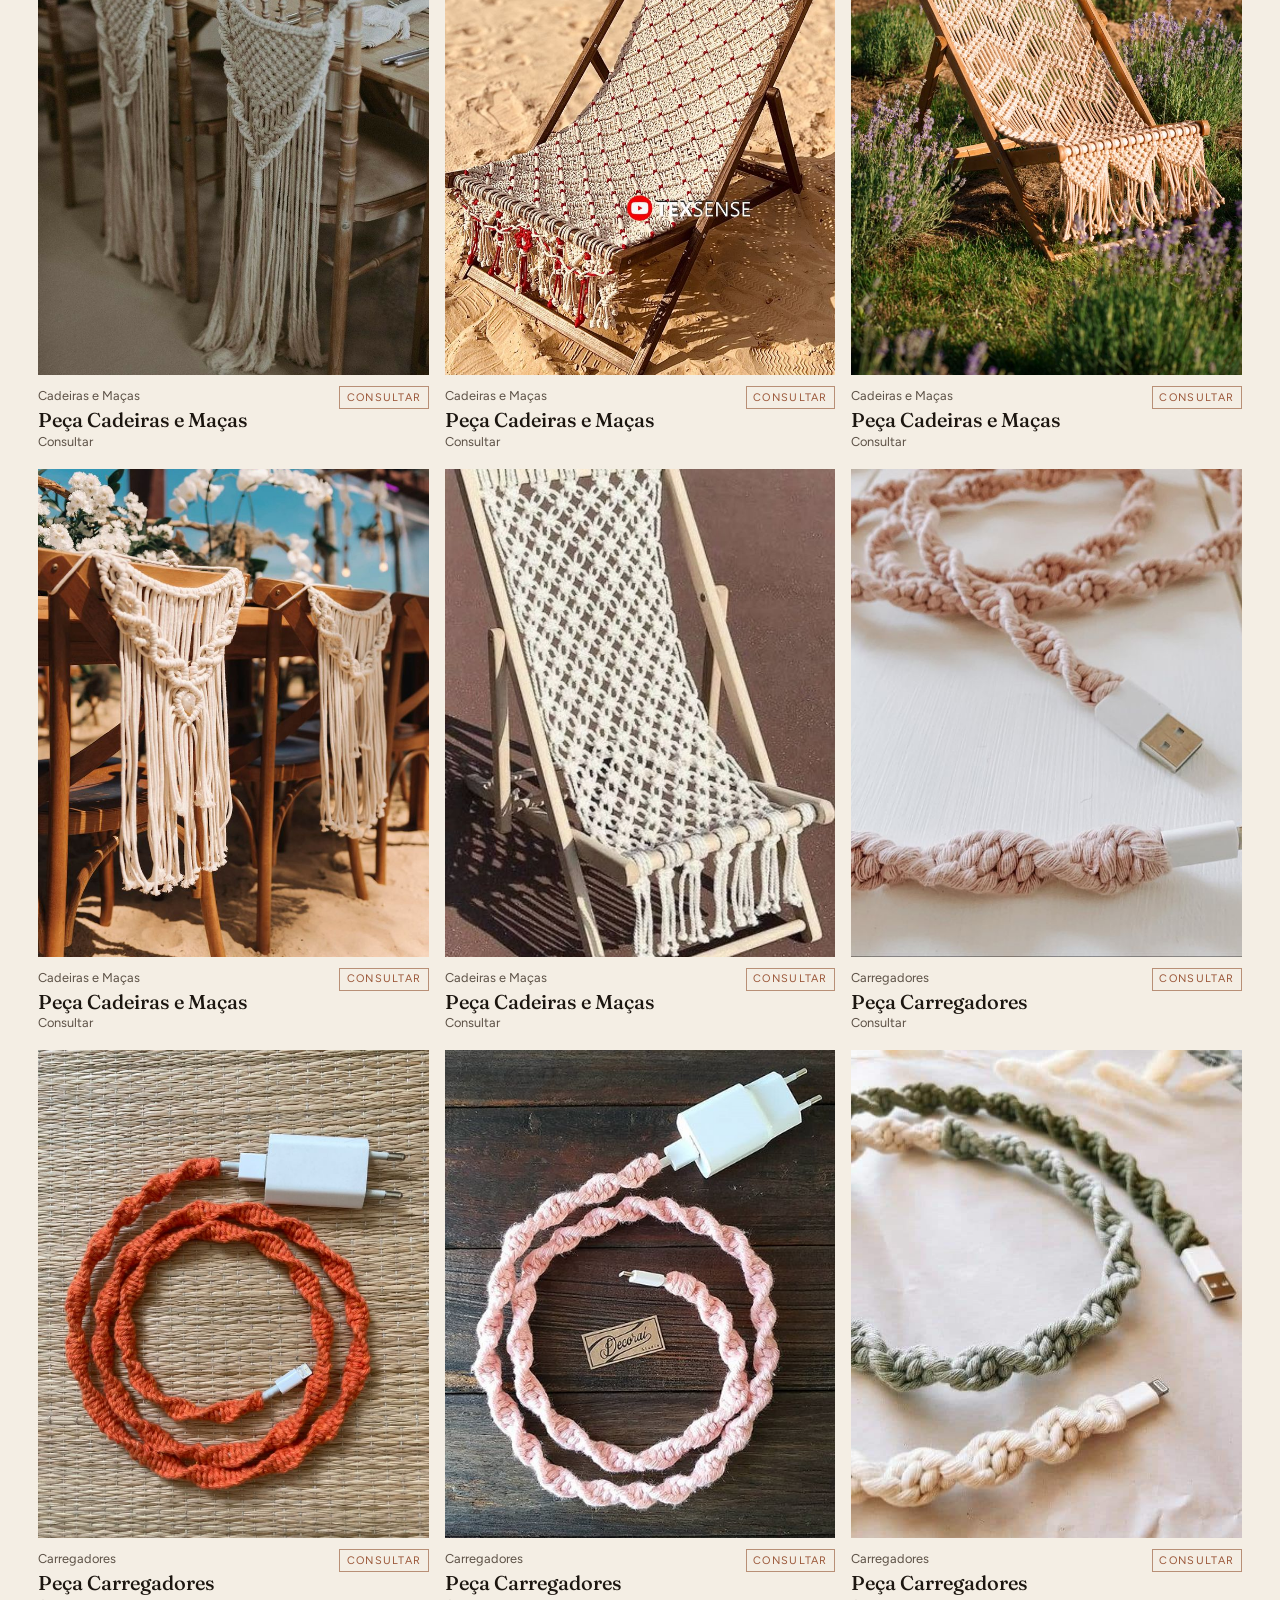
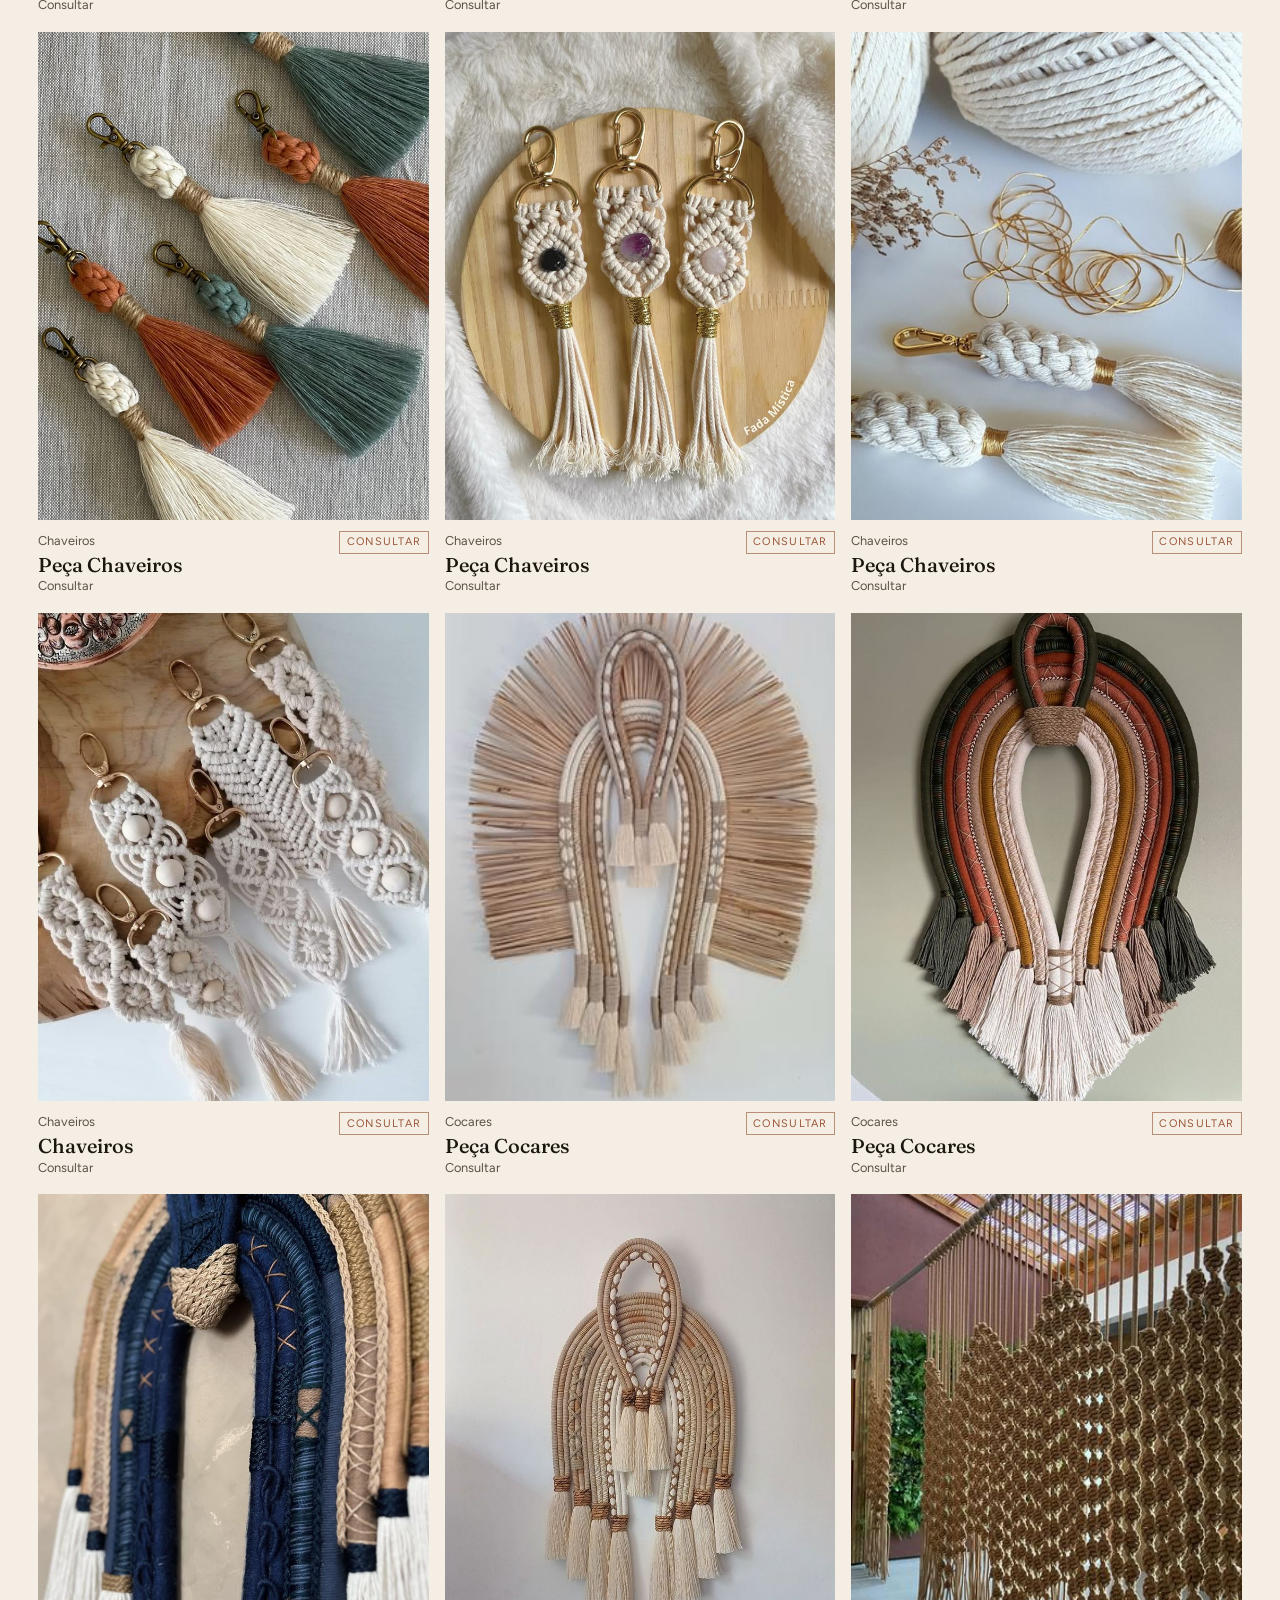
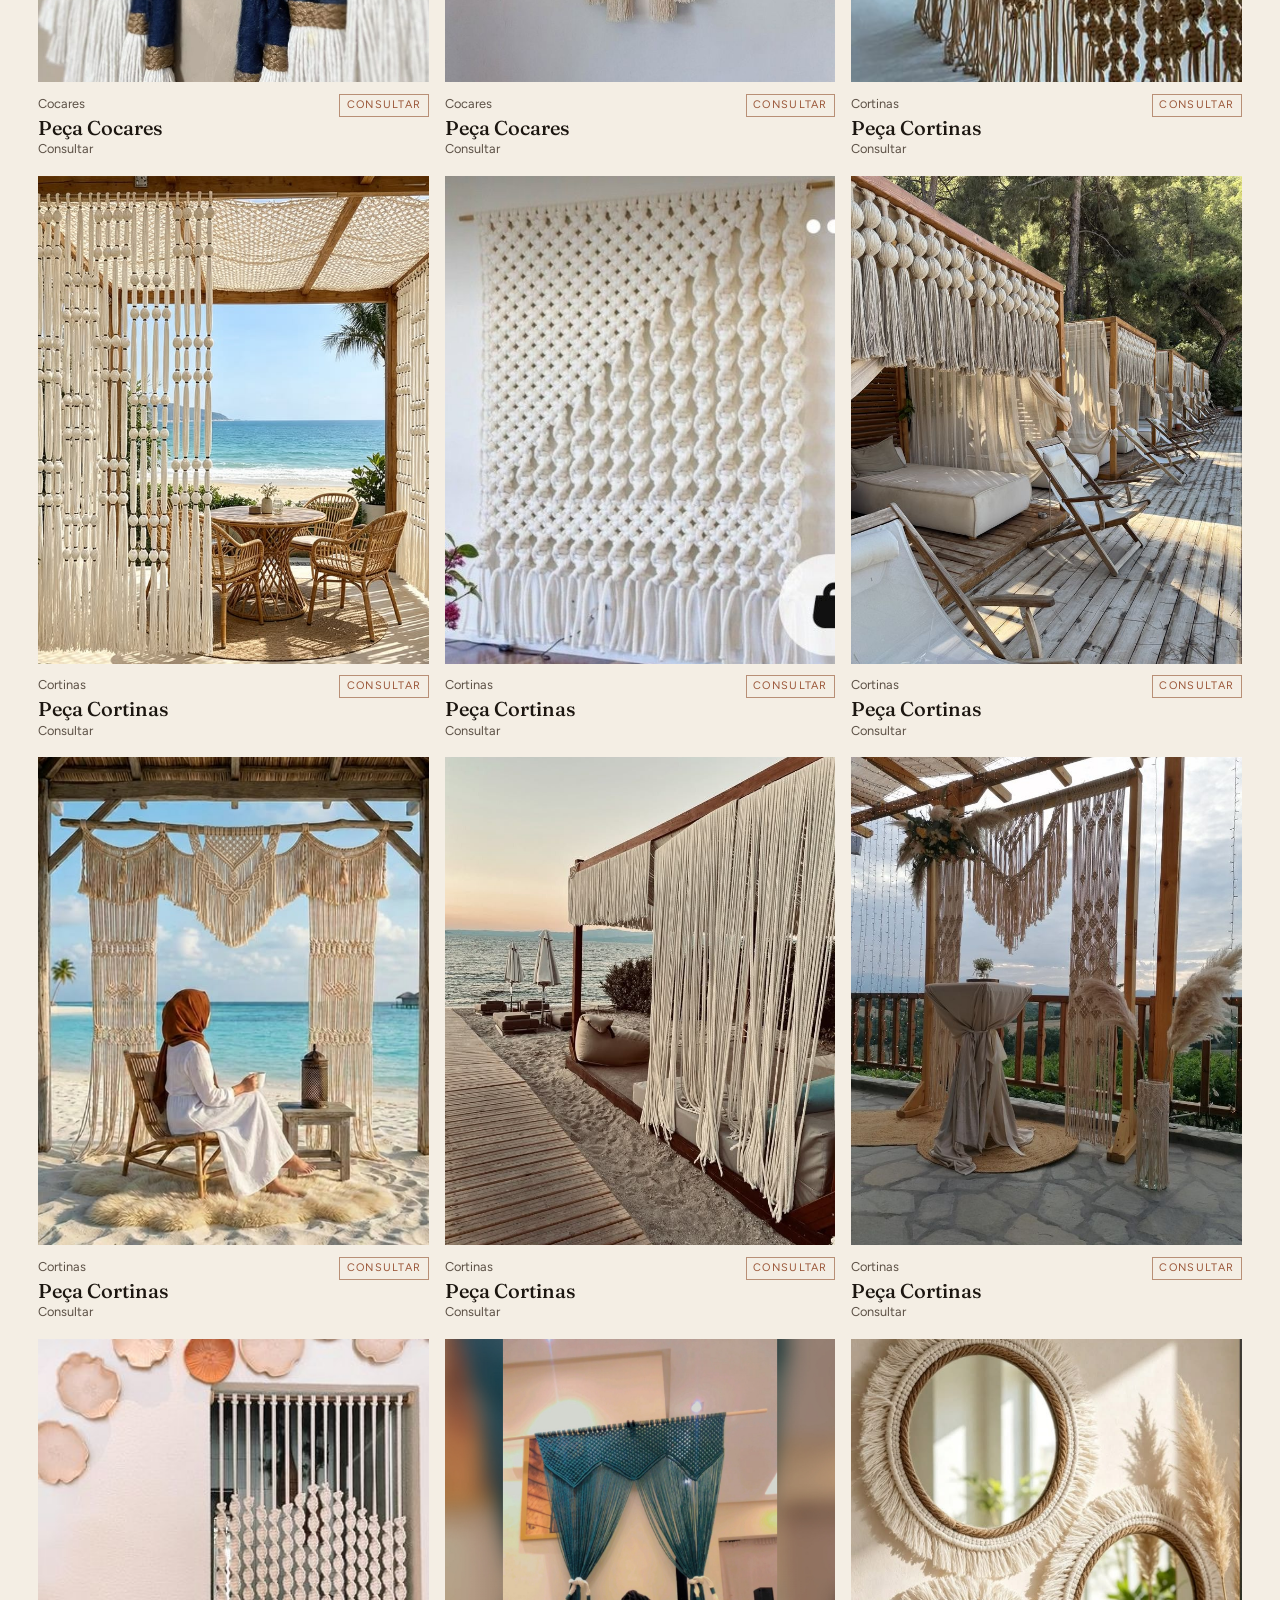
<file: pecas.html>
<!doctype html>
<html lang="pt-BR">
<head>
  <meta charset="utf-8">
  <meta name="viewport" content="width=device-width, initial-scale=1">
  <title>Peças · MACR_AMO_</title>
  <link rel="icon" href="assets/brand/mark.svg">
  <link rel="preconnect" href="https://fonts.googleapis.com">
  <link rel="preconnect" href="https://fonts.gstatic.com" crossorigin>
  <link href="https://fonts.googleapis.com/css2?family=Figtree:wght@400;500;600&family=Fraunces:ital,opsz,wght@0,9..144,500;0,9..144,600;1,9..144,500&display=swap" rel="stylesheet">
  <link rel="stylesheet" href="css/main.css">
</head>
<body data-page="pecas">
  <div id="app"></div>
  <script src="js/data.js"></script>
  <script src="js/core.js"></script>
  <script src="js/pages.js"></script>
</body>
</html>
</file>
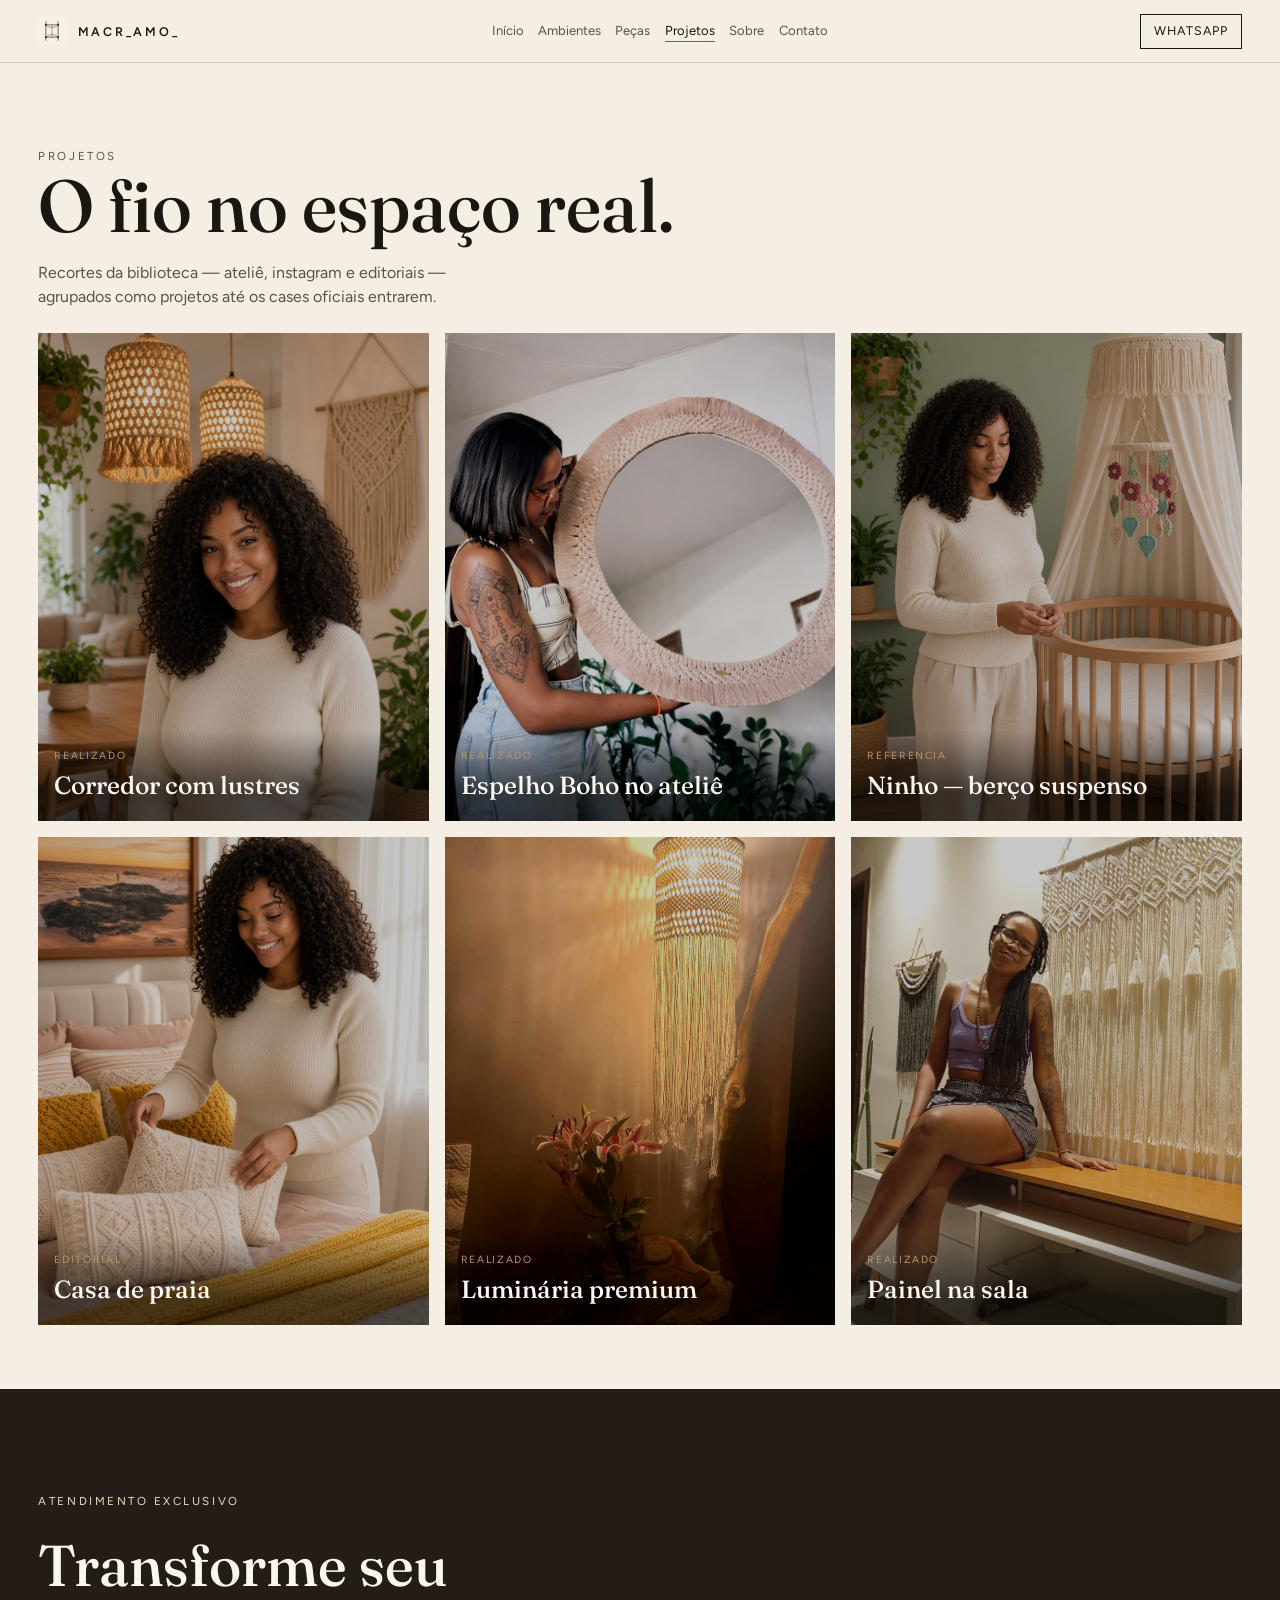
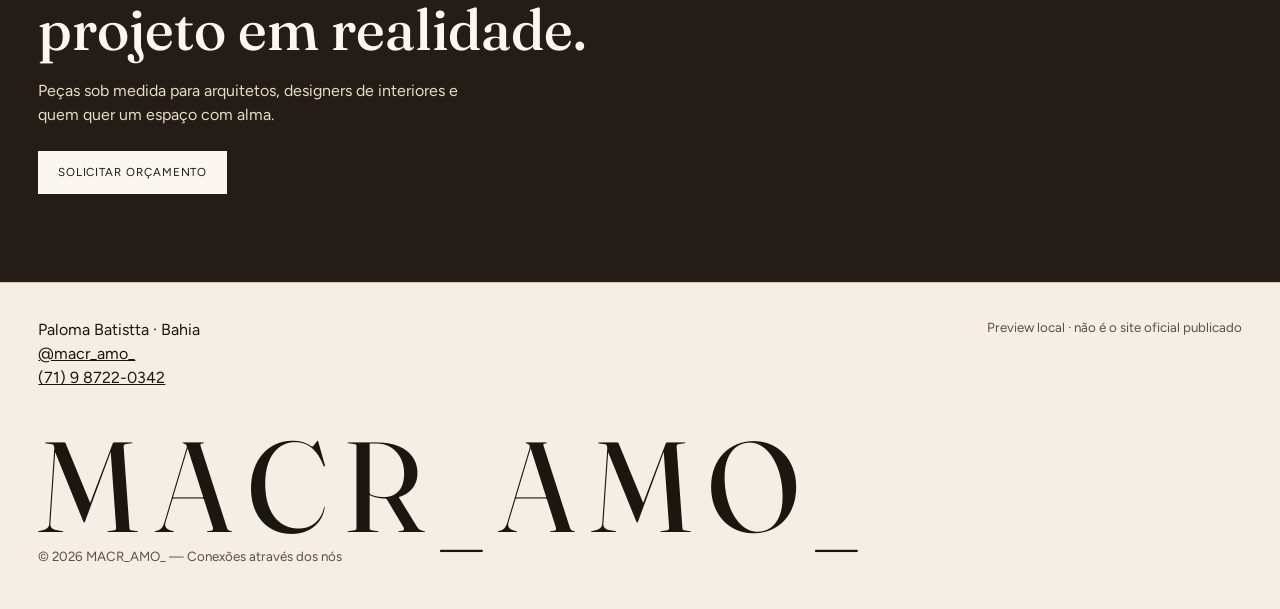
<file: projetos.html>
<!doctype html>
<html lang="pt-BR">
<head>
  <meta charset="utf-8">
  <meta name="viewport" content="width=device-width, initial-scale=1">
  <title>Projetos · MACR_AMO_</title>
  <link rel="icon" href="assets/brand/mark.svg">
  <link rel="preconnect" href="https://fonts.googleapis.com">
  <link rel="preconnect" href="https://fonts.gstatic.com" crossorigin>
  <link href="https://fonts.googleapis.com/css2?family=Figtree:wght@400;500;600&family=Fraunces:ital,opsz,wght@0,9..144,500;0,9..144,600;1,9..144,500&display=swap" rel="stylesheet">
  <link rel="stylesheet" href="css/main.css">
</head>
<body data-page="projetos">
  <div id="app"></div>
  <script src="js/data.js"></script>
  <script src="js/core.js"></script>
  <script src="js/pages.js"></script>
</body>
</html>
</file>
<file: css/main.css>
:root {
  --paper: #f4eee4;
  --paper-2: #ebe3d4;
  --cream: #fbf7f0;
  --ink: #1c1610;
  --ink-soft: #5c5146;
  --line: #d5c8b4;
  --terracotta: #9a5638;
  --olive: #5e6a48;
  --gold: #b8956a;
  --char: #241c16;
  --white: #fffcf7;
  --serif: "Fraunces", "Iowan Old Style", Georgia, serif;
  --sans: "Figtree", "Segoe UI", sans-serif;
  --max: 1240px;
  --pad: clamp(1.1rem, 3vw, 2.4rem);
}

* { box-sizing: border-box; }
html { scroll-behavior: smooth; }
html, body { margin: 0; padding: 0; }
body {
  font-family: var(--sans);
  color: var(--ink);
  background: var(--paper);
  line-height: 1.5;
  font-size: 16px;
  min-height: 100vh;
}

img { max-width: 100%; display: block; }
a { color: inherit; }
button, input, select, textarea { font: inherit; color: inherit; }
h1, h2, h3, h4 { font-family: var(--serif); font-weight: 500; line-height: 1.12; margin: 0; }
p { margin: 0; }

.skip {
  position: absolute; left: -999px; top: 0;
}
.skip:focus { left: 1rem; top: 1rem; background: var(--cream); padding: .5rem 1rem; z-index: 20; }

/* NAV */
.nav {
  position: sticky; top: 0; z-index: 12;
  display: flex; align-items: center; justify-content: space-between; gap: 1rem;
  padding: .85rem var(--pad);
  background: color-mix(in srgb, var(--paper) 88%, transparent);
  backdrop-filter: blur(12px);
  border-bottom: 1px solid var(--line);
}
.brand {
  display: flex; align-items: center; gap: .7rem;
  text-decoration: none; letter-spacing: .22em;
  font-size: .78rem; font-weight: 600;
}
.brand img { width: 28px; height: 28px; }
.brand span { transform: translateY(1px); }
.nav-links {
  display: flex; flex-wrap: wrap; gap: .15rem .9rem;
  list-style: none; margin: 0; padding: 0;
  font-size: .82rem;
}
.nav-links a {
  text-decoration: none;
  color: var(--ink-soft);
  padding: .2rem 0;
  border-bottom: 1px solid transparent;
}
.nav-links a:hover, .nav-links a.is-on {
  color: var(--ink);
  border-bottom-color: var(--terracotta);
}
.nav-cta {
  text-decoration: none;
  font-size: .78rem;
  letter-spacing: .08em;
  text-transform: uppercase;
  border: 1px solid var(--ink);
  padding: .45rem .8rem;
  white-space: nowrap;
}
.nav-cta:hover { background: var(--ink); color: var(--cream); }
.nav-toggle {
  display: none;
  background: none; border: 1px solid var(--line);
  padding: .35rem .55rem; cursor: pointer;
}

/* HERO */
.hero {
  position: relative;
  min-height: calc(100vh - 58px);
  display: grid;
  grid-template-columns: 1.05fr .95fr;
  background: var(--char);
  color: var(--cream);
}
.hero-copy {
  padding: clamp(2rem, 6vw, 5.5rem) var(--pad);
  display: flex; flex-direction: column; justify-content: flex-end;
  gap: 1.2rem;
  max-width: 640px;
}
.kicker {
  font-size: .72rem;
  letter-spacing: .22em;
  text-transform: uppercase;
  color: var(--gold);
}
.hero h1 {
  font-size: clamp(2.4rem, 6vw, 5.2rem);
  font-weight: 500;
  letter-spacing: -.02em;
}
.lede { font-size: 1.05rem; max-width: 38ch; color: #efe6d6; }
.hero-actions { display: flex; flex-wrap: wrap; gap: .7rem; margin-top: .4rem; }
.hero-photo {
  position: relative;
  min-height: 70vh;
}
.hero-photo img, .hero-photo .ph {
  width: 100%; height: 100%; object-fit: cover; position: absolute; inset: 0;
}
.hero-caption {
  position: absolute; left: 1rem; bottom: 1rem;
  font-size: .72rem; letter-spacing: .14em; text-transform: uppercase;
  color: var(--cream);
  text-shadow: 0 1px 8px #0008;
}

.btn {
  display: inline-flex; align-items: center; justify-content: center;
  text-decoration: none; cursor: pointer;
  padding: .75rem 1.15rem;
  border: 1px solid currentColor;
  background: transparent;
  letter-spacing: .08em;
  text-transform: uppercase;
  font-size: .72rem;
}
.btn-solid { background: var(--cream); color: var(--ink); border-color: var(--cream); }
.btn-solid:hover { background: var(--white); }
.btn-ghost:hover { background: #ffffff18; }
.btn-ink { background: var(--ink); color: var(--cream); border-color: var(--ink); }
.btn-ink:hover { background: var(--char); }
.btn-line { border-color: var(--ink); }
.btn-line:hover { background: var(--ink); color: var(--cream); }

/* SECTIONS */
.wrap { width: min(var(--max), 100% - 2 * var(--pad)); margin-inline: auto; }
.section { padding: clamp(3rem, 7vw, 6rem) 0; }
.section-head {
  display: flex; justify-content: space-between; align-items: end; gap: 1rem;
  margin-bottom: 1.8rem;
}
.section-head h2 { font-size: clamp(2rem, 4vw, 3.4rem); }
.section-head p, .muted { color: var(--ink-soft); }
.rule { height: 1px; background: var(--line); border: 0; margin: 0; }

.quote-band {
  padding: 2.2rem var(--pad);
  display: grid;
  grid-template-columns: 1fr auto;
  gap: 1rem;
  align-items: center;
  border-block: 1px solid var(--line);
}
.quote-band blockquote {
  margin: 0;
  font-family: var(--serif);
  font-size: clamp(1.5rem, 3vw, 2.3rem);
  font-style: italic;
}
.quote-band span { font-size: .78rem; letter-spacing: .16em; text-transform: uppercase; color: var(--ink-soft); }

.essencia {
  display: grid;
  grid-template-columns: 1.1fr .9fr;
  gap: clamp(1.2rem, 4vw, 3rem);
  align-items: center;
}
.essencia img, .essencia .ph { width: 100%; height: min(72vh, 640px); object-fit: cover; }
.stats {
  display: flex; gap: 2rem; margin-top: 1.6rem;
}
.stats b {
  display: block;
  font-family: var(--serif);
  font-size: 2rem;
  font-weight: 500;
}

/* GRIDS */
.grid-amb {
  display: grid;
  grid-template-columns: repeat(3, 1fr);
  gap: 1rem;
}
.card-amb {
  position: relative;
  display: block;
  text-decoration: none;
  aspect-ratio: 4 / 5;
  overflow: hidden;
  background: var(--paper-2);
  color: var(--cream);
}
.card-amb img, .card-amb .ph {
  position: absolute; inset: 0;
  width: 100%; height: 100%; object-fit: cover;
  filter: brightness(.78);
  transition: transform .6s ease, filter .6s ease;
}
.card-amb:hover img { transform: scale(1.04); filter: brightness(.9); }
.card-amb .cap {
  position: absolute; left: 0; right: 0; bottom: 0;
  padding: 1.1rem 1rem 1rem;
  background: linear-gradient(transparent, #0009 70%);
  z-index: 1;
}
.card-amb small {
  display: block;
  letter-spacing: .16em;
  text-transform: uppercase;
  font-size: .65rem;
  color: var(--gold);
  margin-bottom: .25rem;
}
.card-amb strong {
  font-family: var(--serif);
  font-size: 1.55rem;
  font-weight: 500;
}
.badge-ph {
  position: absolute; top: .7rem; right: .7rem;
  font-size: .62rem; letter-spacing: .12em; text-transform: uppercase;
  border: 1px solid #fff8; padding: .2rem .45rem;
}

.grid-pecas {
  display: grid;
  grid-template-columns: repeat(3, 1fr);
  gap: 1.1rem 1rem;
}
.card-peca {
  text-decoration: none;
  display: flex;
  flex-direction: column;
  gap: .7rem;
}
.card-peca .thumb {
  aspect-ratio: 4/5;
  overflow: hidden;
  background: var(--paper-2);
}
.card-peca img, .card-peca .ph { width: 100%; height: 100%; object-fit: cover; }
.card-peca:hover img { transform: scale(1.03); transition: transform .5s ease; }
.card-peca h3 { font-size: 1.25rem; }
.meta { font-size: .8rem; color: var(--ink-soft); display: flex; justify-content: space-between; gap: .5rem; }
.status {
  font-size: .68rem; letter-spacing: .12em; text-transform: uppercase;
  border: 1px solid var(--line); padding: .15rem .4rem;
}
.status.disponivel { border-color: var(--olive); color: var(--olive); }
.status.consultar, .status.sob-encomenda { color: var(--terracotta); border-color: color-mix(in srgb, var(--terracotta) 50%, var(--line)); }

.chips {
  display: flex; flex-wrap: wrap; gap: .4rem;
  margin: 0 0 1.5rem;
}
.chip {
  border: 1px solid var(--line);
  background: transparent;
  padding: .35rem .7rem;
  font-size: .78rem;
  cursor: pointer;
  text-decoration: none;
}
.chip.is-on, .chip:hover { border-color: var(--ink); background: var(--ink); color: var(--cream); }

.page-hero {
  padding: clamp(2.2rem, 6vw, 4.5rem) 0 1.5rem;
}
.page-hero h1 { font-size: clamp(2.4rem, 6vw, 4.6rem); max-width: 16ch; }
.page-hero p { max-width: 48ch; margin-top: .8rem; color: var(--ink-soft); }

.detail {
  display: grid;
  grid-template-columns: 1.15fr .85fr;
  gap: clamp(1.2rem, 4vw, 3rem);
  padding-bottom: 3rem;
}
.detail-gallery {
  display: grid;
  grid-template-columns: 1fr 1fr;
  gap: .5rem;
}
.detail-gallery .main {
  grid-column: 1 / -1;
  aspect-ratio: 4/5;
  overflow: hidden;
  background: var(--paper-2);
}
.detail-gallery .main img, .detail-gallery .thumb img,
.detail-gallery .main .ph, .detail-gallery .thumb .ph {
  width: 100%; height: 100%; object-fit: cover;
}
.detail-gallery .thumb { aspect-ratio: 1; overflow: hidden; background: var(--paper-2); }
.detail-body { position: sticky; top: 5.2rem; align-self: start; }
.detail-body h1 { font-size: clamp(2rem, 4vw, 3.3rem); margin: .4rem 0 1rem; }
.detail-body .conceito { font-size: 1.12rem; max-width: 38ch; }
.actions { display: flex; flex-wrap: wrap; gap: .6rem; margin-top: 1.4rem; }
.related { margin-top: 3rem; }

.contact-grid {
  display: grid;
  grid-template-columns: .9fr 1.1fr;
  gap: 2rem;
}
form {
  display: grid; gap: .8rem;
  padding: 1.4rem;
  border: 1px solid var(--line);
  background: var(--cream);
}
label { font-size: .78rem; letter-spacing: .08em; text-transform: uppercase; color: var(--ink-soft); }
input, select, textarea {
  width: 100%;
  border: 0;
  border-bottom: 1px solid var(--line);
  background: transparent;
  padding: .55rem 0;
  outline: none;
}
textarea { min-height: 120px; resize: vertical; }
input:focus, select:focus, textarea:focus { border-bottom-color: var(--ink); }

.sobre-grid {
  display: grid;
  grid-template-columns: .85fr 1.15fr;
  gap: 2rem;
  align-items: start;
}
.sobre-grid img { width: 100%; height: min(80vh, 720px); object-fit: cover; }
.mosaic {
  display: grid;
  grid-template-columns: 1fr 1fr;
  gap: .5rem;
  margin-top: 2rem;
}
.mosaic img, .mosaic .ph { width: 100%; aspect-ratio: 1; object-fit: cover; }

.ph {
  background:
    linear-gradient(180deg, #0002, #0000 40%),
    repeating-linear-gradient(90deg, transparent 0 18px, #cbb89a33 18px 19px),
    linear-gradient(145deg, #e7dcc8, #d3c2a8);
}

.empty {
  padding: 2.5rem 0;
  color: var(--ink-soft);
  font-family: var(--serif);
  font-size: 1.4rem;
}

.cta-band {
  background: var(--char);
  color: var(--cream);
  padding: clamp(3rem, 7vw, 5.5rem) 0;
}
.cta-band h2 { font-size: clamp(2rem, 5vw, 3.6rem); max-width: 16ch; }
.cta-band p { margin: 1rem 0 1.5rem; max-width: 42ch; color: #e8dcc8; }

.footer {
  padding: 2.2rem var(--pad) 2.6rem;
  border-top: 1px solid var(--line);
}
.footer-top {
  display: flex; justify-content: space-between; gap: 1rem; flex-wrap: wrap;
  margin-bottom: 2.4rem;
}
.footer-word {
  font-family: var(--serif);
  font-size: clamp(2.6rem, 10vw, 8rem);
  letter-spacing: .12em;
  line-height: .9;
}
.footer small { color: var(--ink-soft); }

.count-bar { font-size: .8rem; color: var(--ink-soft); margin: -.6rem 0 1.2rem; }

@media (max-width: 980px) {
  .hero, .essencia, .detail, .contact-grid, .sobre-grid { grid-template-columns: 1fr; }
  .grid-amb, .grid-pecas { grid-template-columns: 1fr 1fr; }
  .hero-photo { min-height: 52vh; }
  .detail-body { position: static; }
  .nav-toggle { display: block; }
  .nav-links {
    display: none;
    position: absolute; top: 100%; left: 0; right: 0;
    background: var(--paper);
    border-bottom: 1px solid var(--line);
    padding: 1rem var(--pad) 1.2rem;
    flex-direction: column;
  }
  .nav.is-open .nav-links { display: flex; }
}

@media (max-width: 620px) {
  .grid-amb, .grid-pecas, .detail-gallery, .mosaic { grid-template-columns: 1fr; }
  .hero-actions, .nav-cta { width: 100%; }
  .quote-band { grid-template-columns: 1fr; }
}
</file>
